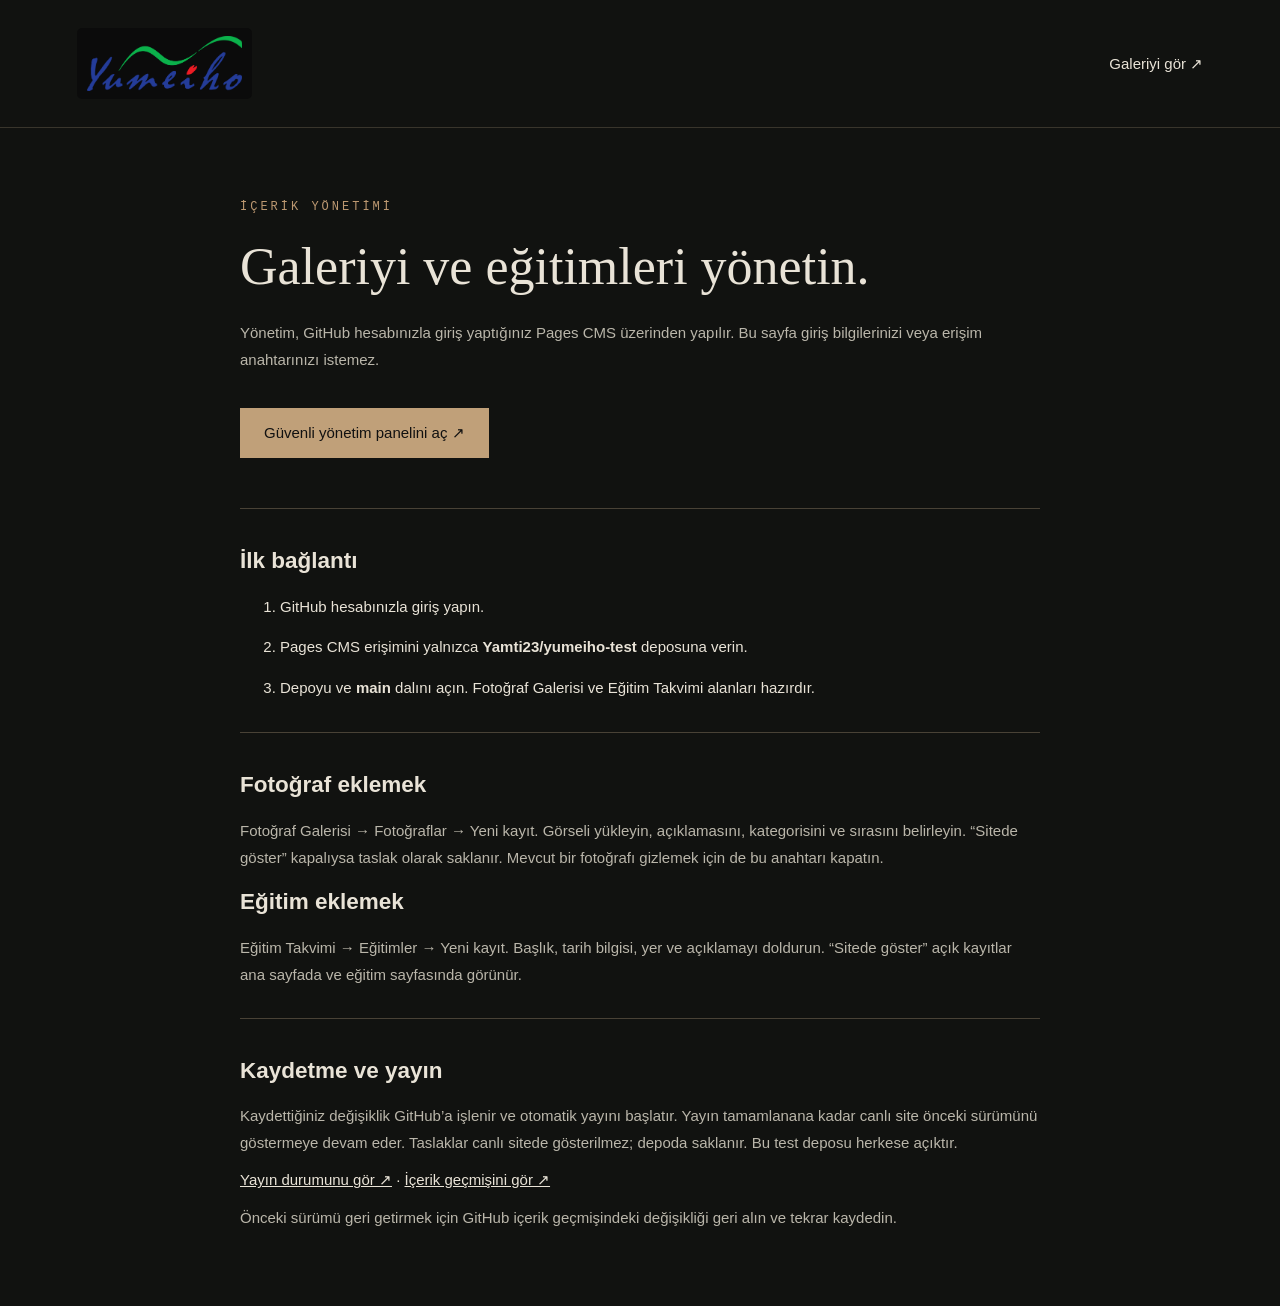
<file: admin/index.html>
<!doctype html><html lang="tr"><meta charset="utf-8"><meta name="viewport" content="width=device-width,initial-scale=1"><meta name="robots" content="noindex,nofollow"><title>İçerik Yönetimi | Yumeiho Türkiye</title><link rel="stylesheet" href="../gallery.css?v=1"><style>main{max-width:850px;margin:auto;padding:60px 25px}h1{font-size:52px}.admin-link{display:inline-block;padding:16px 24px;background:#c0a079;color:#111;text-decoration:none;margin:20px 0}li{line-height:1.9;margin:12px 0}section{border-top:1px solid #494236;margin-top:30px;padding-top:20px}p{color:#bab6aa;line-height:1.8}</style><link rel="stylesheet" href="../brand.css?v=4"><header><a class="brand" href="../" aria-label="Yumeiho ana sayfa"><img class="official-logo" src="../assets/yumeiho-logo.png" width="1655" height="590" alt="Yumeiho" decoding="async"></a><a href="../galeri/">Galeriyi gör ↗</a></header><main><p class="g-label">İÇERİK YÖNETİMİ</p><h1>Galeriyi ve eğitimleri yönetin.</h1><p>Yönetim, GitHub hesabınızla giriş yaptığınız Pages CMS üzerinden yapılır. Bu sayfa giriş bilgilerinizi veya erişim anahtarınızı istemez.</p><a class="admin-link" href="https://app.pagescms.org/" target="_blank" rel="noopener">Güvenli yönetim panelini aç ↗</a><section><h2>İlk bağlantı</h2><ol><li>GitHub hesabınızla giriş yapın.</li><li>Pages CMS erişimini yalnızca <strong>Yamti23/yumeiho-test</strong> deposuna verin.</li><li>Depoyu ve <strong>main</strong> dalını açın. Fotoğraf Galerisi ve Eğitim Takvimi alanları hazırdır.</li></ol></section><section><h2>Fotoğraf eklemek</h2><p>Fotoğraf Galerisi → Fotoğraflar → Yeni kayıt. Görseli yükleyin, açıklamasını, kategorisini ve sırasını belirleyin. “Sitede göster” kapalıysa taslak olarak saklanır. Mevcut bir fotoğrafı gizlemek için de bu anahtarı kapatın.</p><h2>Eğitim eklemek</h2><p>Eğitim Takvimi → Eğitimler → Yeni kayıt. Başlık, tarih bilgisi, yer ve açıklamayı doldurun. “Sitede göster” açık kayıtlar ana sayfada ve eğitim sayfasında görünür.</p></section><section><h2>Kaydetme ve yayın</h2><p>Kaydettiğiniz değişiklik GitHub’a işlenir ve otomatik yayını başlatır. Yayın tamamlanana kadar canlı site önceki sürümünü göstermeye devam eder. Taslaklar canlı sitede gösterilmez; depoda saklanır. Bu test deposu herkese açıktır.</p><a href="https://github.com/Yamti23/yumeiho-test/actions" target="_blank" rel="noopener">Yayın durumunu gör ↗</a> · <a href="https://github.com/Yamti23/yumeiho-test/commits/main/content" target="_blank" rel="noopener">İçerik geçmişini gör ↗</a><p>Önceki sürümü geri getirmek için GitHub içerik geçmişindeki değişikliği geri alın ve tekrar kaydedin.</p></section></main></html>
</file>
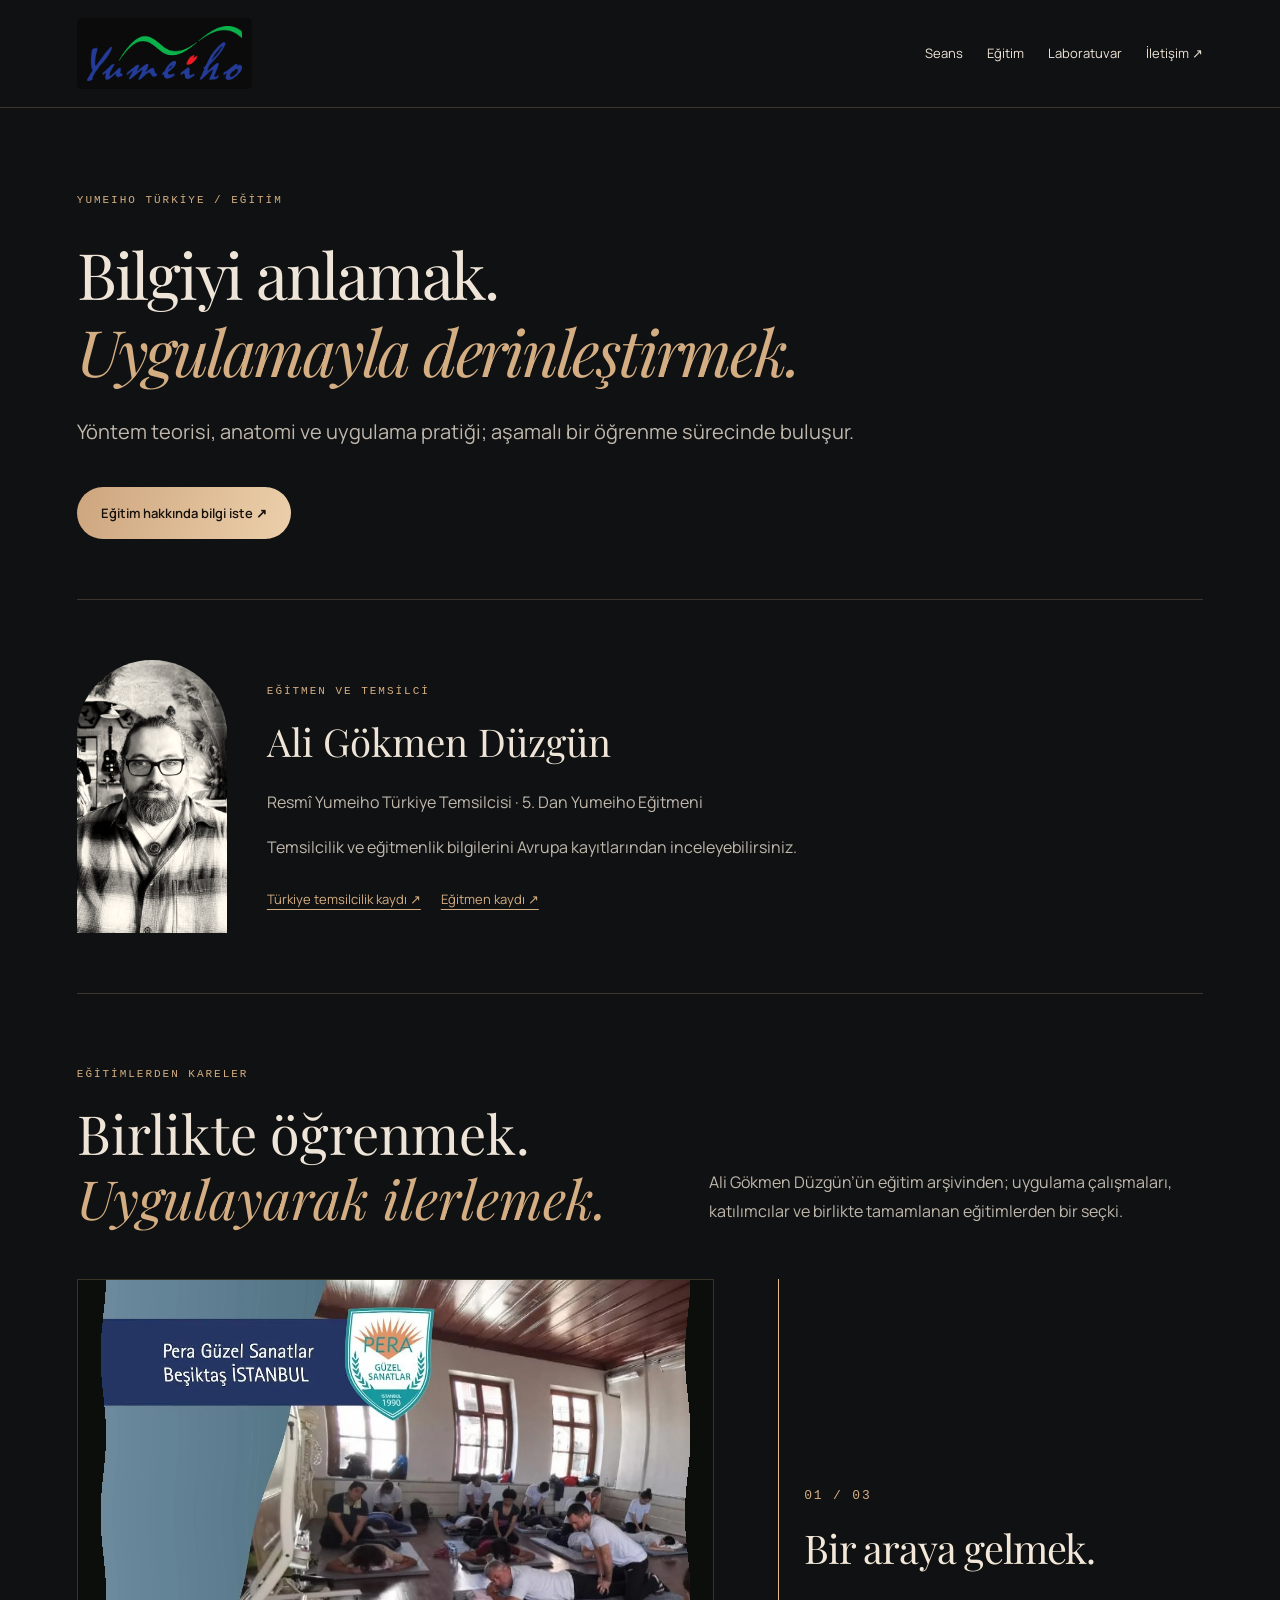
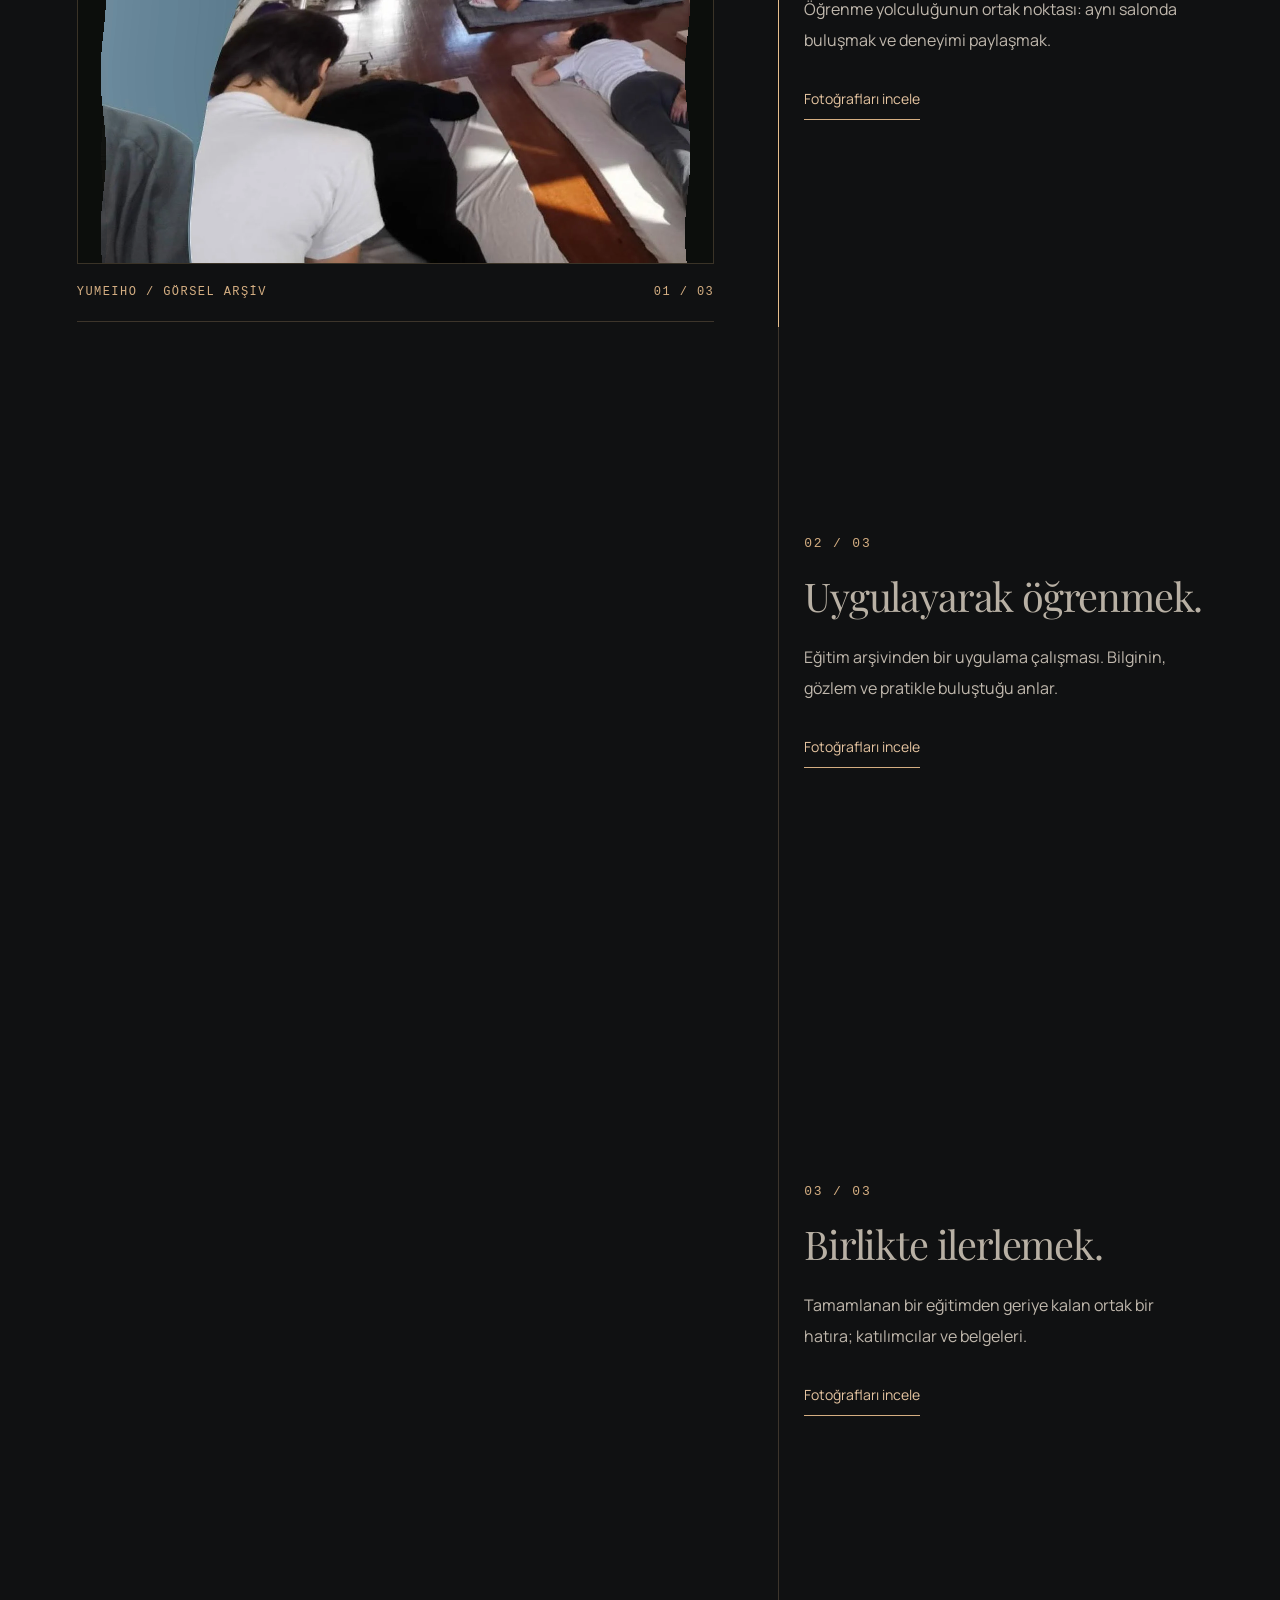
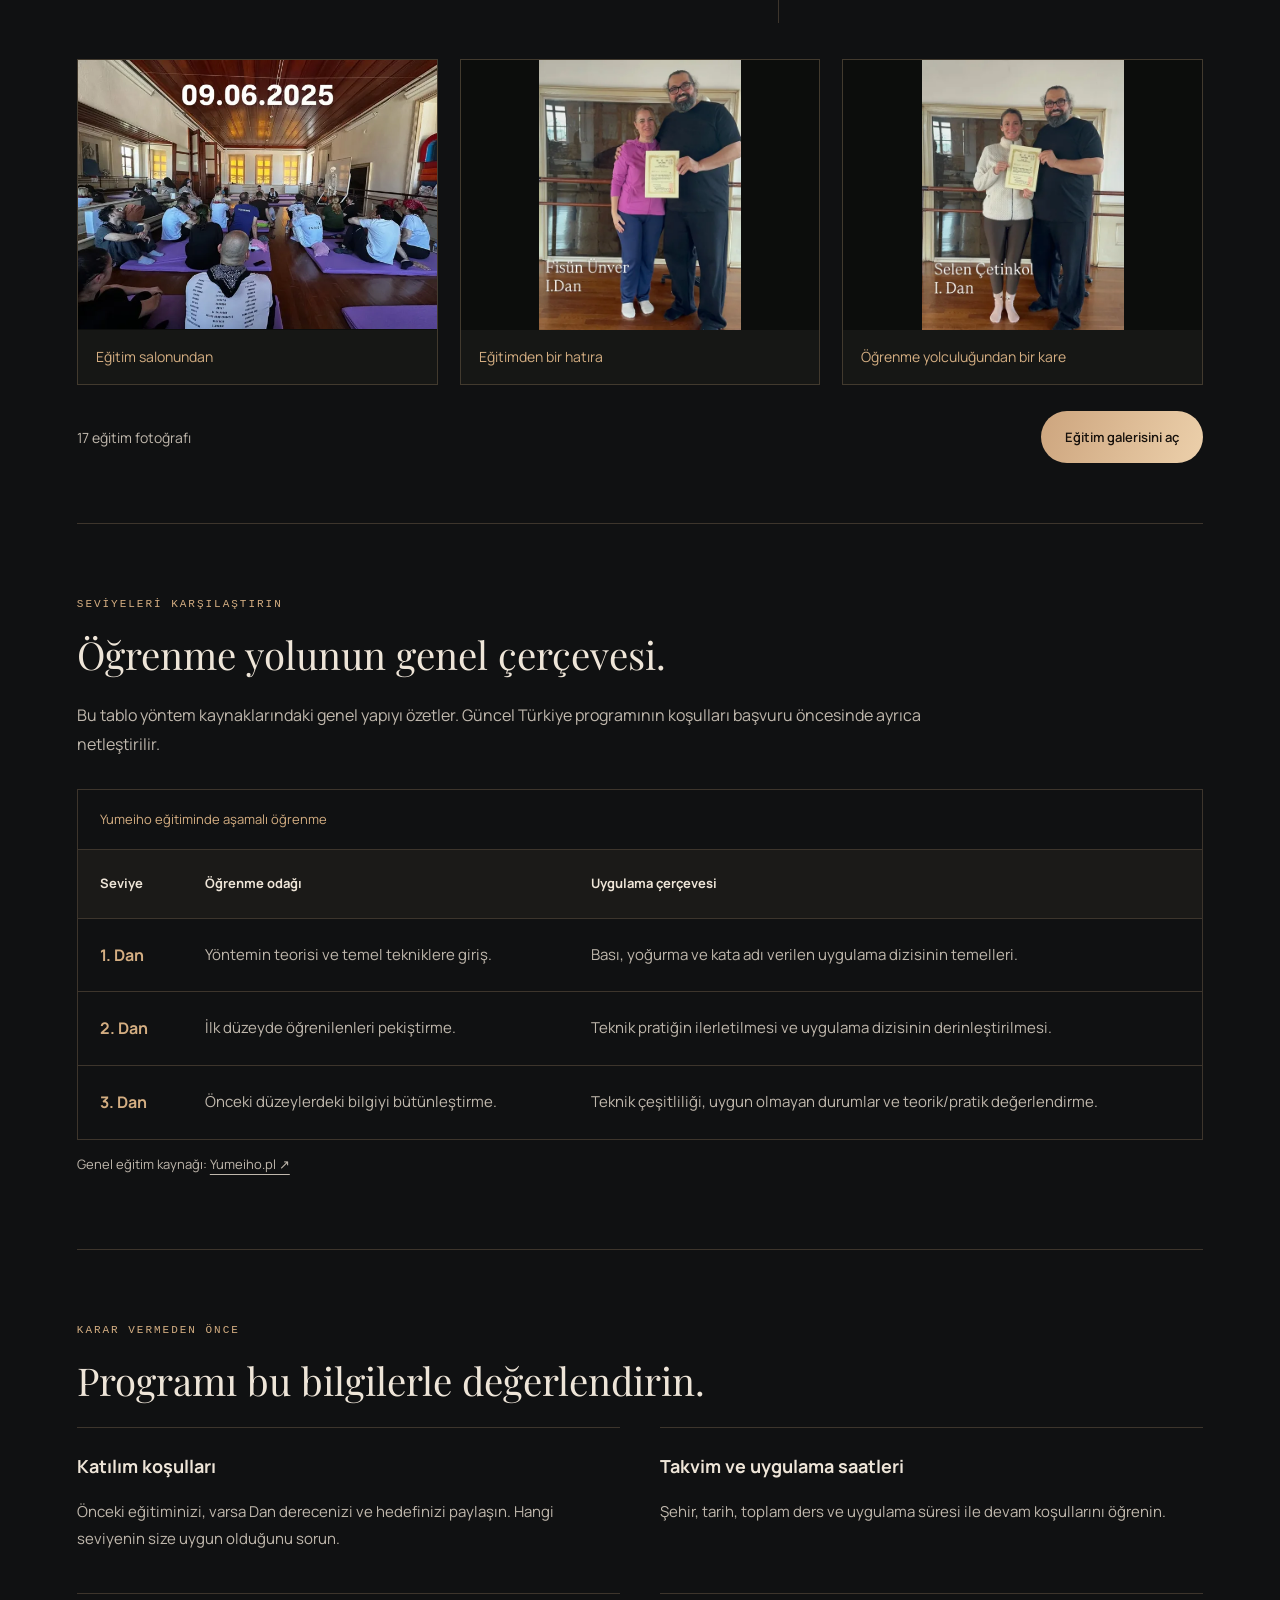
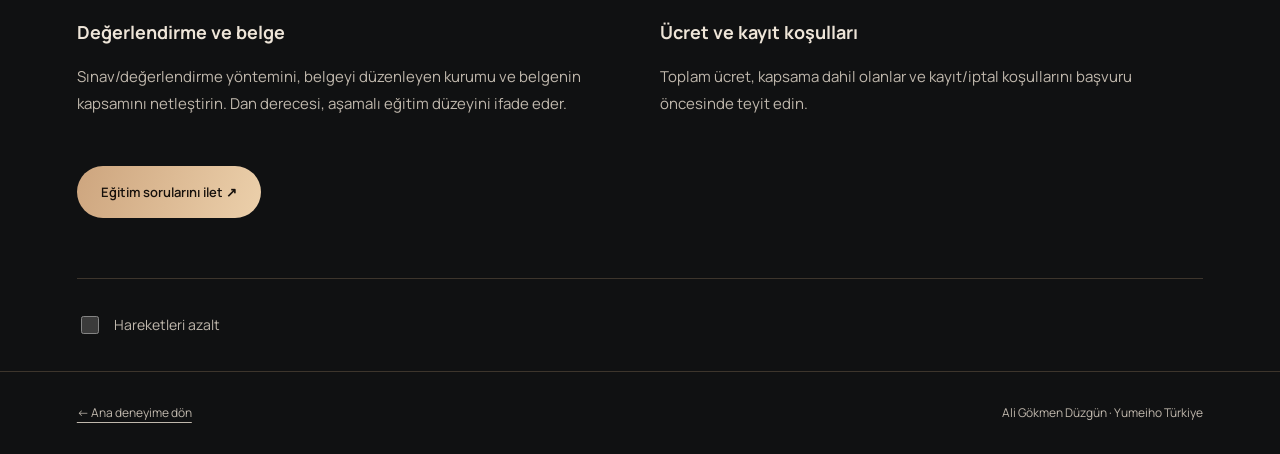
<file: egitim/index.html>
<!doctype html><html lang="tr"><head><meta charset="utf-8"><meta name="viewport" content="width=device-width,initial-scale=1"><meta name="theme-color" content="#101010"><title>Yumeiho Eğitimleri | Ali Gökmen Düzgün</title><meta name="description" content="Yumeiho Dan seviyelerini, genel eğitim yapısını ve başvuru öncesi sorulması gerekenleri inceleyin."><link rel="stylesheet" href="../pages.css?v=10.3"><link href="https://fonts.googleapis.com/css2?family=Manrope:wght@400;500;600;700&family=Playfair+Display:wght@400;500&display=swap" rel="stylesheet"><meta name="robots" content="noindex, nofollow"><link rel="stylesheet" href="../gallery-home.css?v=3"><link rel="stylesheet" href="../brand.css?v=4"><link rel="stylesheet" href="../cinematic.css?v=1"><script defer src="../cinematic.js?v=1"></script></head><body><script>try{if(sessionStorage.getItem("yumeiho-motion")==="reduced")document.documentElement.dataset.motion="reduced"}catch(e){}</script><a class="skip" href="#content">İçeriğe geç</a><header><a class="brand" href="../" aria-label="Yumeiho ana sayfa"><img class="official-logo" src="../assets/yumeiho-logo.png" width="1655" height="590" alt="Yumeiho" decoding="async"></a><nav aria-label="Sayfa menüsü"><a href="../#session">Seans</a><a href="../egitim/">Eğitim</a><a href="../laboratuvar/">Laboratuvar</a><a href="../#contact">İletişim ↗</a></nav></header><main id="content" tabindex="-1"><div class="page-intro"><p class="eyebrow">YUMEIHO TÜRKİYE / EĞİTİM</p><h1>Bilgiyi anlamak.<br><i>Uygulamayla derinleştirmek.</i></h1><p class="lead">Yöntem teorisi, anatomi ve uygulama pratiği; aşamalı bir öğrenme sürecinde buluşur.</p><a class="button" href="../#contact" id="educationContact">Eğitim hakkında bilgi iste ↗</a></div>
<section class="credential"><img src="../assets/ali-gokmen-duzgun.jpg" width="205" height="374" alt="Ali Gökmen Düzgün"><div><p class="eyebrow">EĞİTMEN VE TEMSİLCİ</p><h2>Ali Gökmen Düzgün</h2><p>Resmî Yumeiho Türkiye Temsilcisi · 5. Dan Yumeiho Eğitmeni</p><p>Temsilcilik ve eğitmenlik bilgilerini Avrupa kayıtlarından inceleyebilirsiniz.</p><div class="source-links"><a href="https://yumeiho.eu/europa-countries/" target="_blank" rel="noopener noreferrer">Türkiye temsilcilik kaydı ↗</a><a href="https://yumeiho.eu/community-trade-mark/" target="_blank" rel="noopener noreferrer">Eğitmen kaydı ↗</a></div></div></section>
<!-- CMS-EDUCATION-ARCHIVE-START --><section class="education-archive" id="egitim-arsivi" aria-labelledby="education-archive-title"><div class="education-archive-head"><div><p class="eyebrow">EĞİTİMLERDEN KARELER</p><h2 id="education-archive-title">Birlikte öğrenmek.<br><i>Uygulayarak ilerlemek.</i></h2></div><p>Ali Gökmen Düzgün’ün eğitim arşivinden; uygulama çalışmaları, katılımcılar ve birlikte tamamlanan eğitimlerden bir seçki.</p></div><div class="film-story" data-film-story><div class="film-stage" aria-hidden="true"><div class="film-frames"><img src="../assets/gallery/004.webp" alt="" loading="lazy" decoding="async" width="1280" height="960"><img src="../assets/gallery/023.webp" alt="" loading="lazy" decoding="async" width="1280" height="960"><img src="../assets/gallery/057.webp" alt="" loading="lazy" decoding="async" width="1280" height="960"><canvas></canvas></div><div class="film-stage-foot"><span>YUMEIHO / GÖRSEL ARŞİV</span><span data-film-count>01 / 03</span></div><div class="film-track"><span></span></div></div><div class="film-chapters"><article class="film-chapter" id="egitim-hikayesi-1"><img class="film-inline" src="../assets/gallery/004-thumb.webp" alt="Eğitim salonunda Ali Gökmen Düzgün ve belgeleriyle poz veren katılımcılar." loading="lazy" width="640" height="640"><p class="film-index">01 / 03</p><h3>Bir araya gelmek.</h3><p>Öğrenme yolculuğunun ortak noktası: aynı salonda buluşmak ve deneyimi paylaşmak.</p><a class="film-link" href="../galeri/?kategori=egitim&amp;foto=4">Fotoğrafları incele</a></article><article class="film-chapter" id="egitim-hikayesi-2"><img class="film-inline" src="../assets/gallery/023-thumb.webp" alt="Eğitim salonunda minderler üzerinde birlikte uygulama yapan katılımcılar." loading="lazy" width="640" height="640"><p class="film-index">02 / 03</p><h3>Uygulayarak öğrenmek.</h3><p>Eğitim arşivinden bir uygulama çalışması. Bilginin, gözlem ve pratikle buluştuğu anlar.</p><a class="film-link" href="../galeri/?kategori=egitim&amp;foto=23">Fotoğrafları incele</a></article><article class="film-chapter" id="egitim-hikayesi-3"><img class="film-inline" src="../assets/gallery/057-thumb.webp" alt="Eğitim katılımcıları, belgeleriyle birlikte grup fotoğrafında." loading="lazy" width="640" height="640"><p class="film-index">03 / 03</p><h3>Birlikte ilerlemek.</h3><p>Tamamlanan bir eğitimden geriye kalan ortak bir hatıra; katılımcılar ve belgeleri.</p><a class="film-link" href="../galeri/?kategori=egitim&amp;foto=57">Fotoğrafları incele</a></article></div></div><div class="education-photos"><a class="education-photo" href="../galeri/?kategori=egitim&amp;foto=24"><img src="../assets/gallery/024-thumb.webp" alt="Geniş bir salonda minderler üzerinde yapılan grup çalışması." loading="lazy" width="640" height="640"><span>Eğitim salonundan</span></a><a class="education-photo" href="../galeri/?kategori=egitim&amp;foto=2"><img src="../assets/gallery/002-thumb.webp" alt="Ali Gökmen Düzgün ve elinde katılım belgesi tutan bir eğitim katılımcısı." loading="lazy" width="640" height="640"><span>Eğitimden bir hatıra</span></a><a class="education-photo" href="../galeri/?kategori=egitim&amp;foto=16"><img src="../assets/gallery/016-thumb.webp" alt="Ali Gökmen Düzgün ve eğitim belgesiyle poz veren bir katılımcı." loading="lazy" width="640" height="640"><span>Öğrenme yolculuğundan bir kare</span></a></div><div class="education-archive-foot"><span>17 eğitim fotoğrafı</span><a class="button" href="../galeri/?kategori=egitim">Eğitim galerisini aç</a></div></section><!-- CMS-EDUCATION-ARCHIVE-END --><section><p class="eyebrow">SEVİYELERİ KARŞILAŞTIRIN</p><h2>Öğrenme yolunun genel çerçevesi.</h2><p>Bu tablo yöntem kaynaklarındaki genel yapıyı özetler. Güncel Türkiye programının koşulları başvuru öncesinde ayrıca netleştirilir.</p><div class="table-wrap" tabindex="0" role="region" aria-label="Dan seviyeleri karşılaştırması; dar ekranda yatay kaydırılabilir"><table><caption>Yumeiho eğitiminde aşamalı öğrenme</caption><thead><tr><th scope="col">Seviye</th><th scope="col">Öğrenme odağı</th><th scope="col">Uygulama çerçevesi</th></tr></thead><tbody><tr><th scope="row">1. Dan</th><td>Yöntemin teorisi ve temel tekniklere giriş.</td><td>Bası, yoğurma ve kata adı verilen uygulama dizisinin temelleri.</td></tr><tr><th scope="row">2. Dan</th><td>İlk düzeyde öğrenilenleri pekiştirme.</td><td>Teknik pratiğin ilerletilmesi ve uygulama dizisinin derinleştirilmesi.</td></tr><tr><th scope="row">3. Dan</th><td>Önceki düzeylerdeki bilgiyi bütünleştirme.</td><td>Teknik çeşitliliği, uygun olmayan durumlar ve teorik/pratik değerlendirme.</td></tr></tbody></table></div><p class="small">Genel eğitim kaynağı: <a href="https://yumeiho.pl/en/course-of-yumeiho/" target="_blank" rel="noopener noreferrer">Yumeiho.pl ↗</a></p></section>
<section class="checklist"><p class="eyebrow">KARAR VERMEDEN ÖNCE</p><h2>Programı bu bilgilerle değerlendirin.</h2><ol><li><strong>Katılım koşulları</strong><p>Önceki eğitiminizi, varsa Dan derecenizi ve hedefinizi paylaşın. Hangi seviyenin size uygun olduğunu sorun.</p></li><li><strong>Takvim ve uygulama saatleri</strong><p>Şehir, tarih, toplam ders ve uygulama süresi ile devam koşullarını öğrenin.</p></li><li><strong>Değerlendirme ve belge</strong><p>Sınav/değerlendirme yöntemini, belgeyi düzenleyen kurumu ve belgenin kapsamını netleştirin. Dan derecesi, aşamalı eğitim düzeyini ifade eder.</p></li><li><strong>Ücret ve kayıt koşulları</strong><p>Toplam ücret, kapsama dahil olanlar ve kayıt/iptal koşullarını başvuru öncesinde teyit edin.</p></li></ol><a class="button" href="../#contact" data-education-link>Eğitim sorularını ilet ↗</a></section><!-- CMS-TRAININGS-START --><!-- CMS-TRAININGS-END --><div class="film-preference"><label><input type="checkbox" data-film-reduce> Hareketleri azalt</label></div></main><footer><a href="../">← Ana deneyime dön</a><span>Ali Gökmen Düzgün · Yumeiho Türkiye</span></footer><script src="../education.js?v=10.3"></script></body></html>
</file>
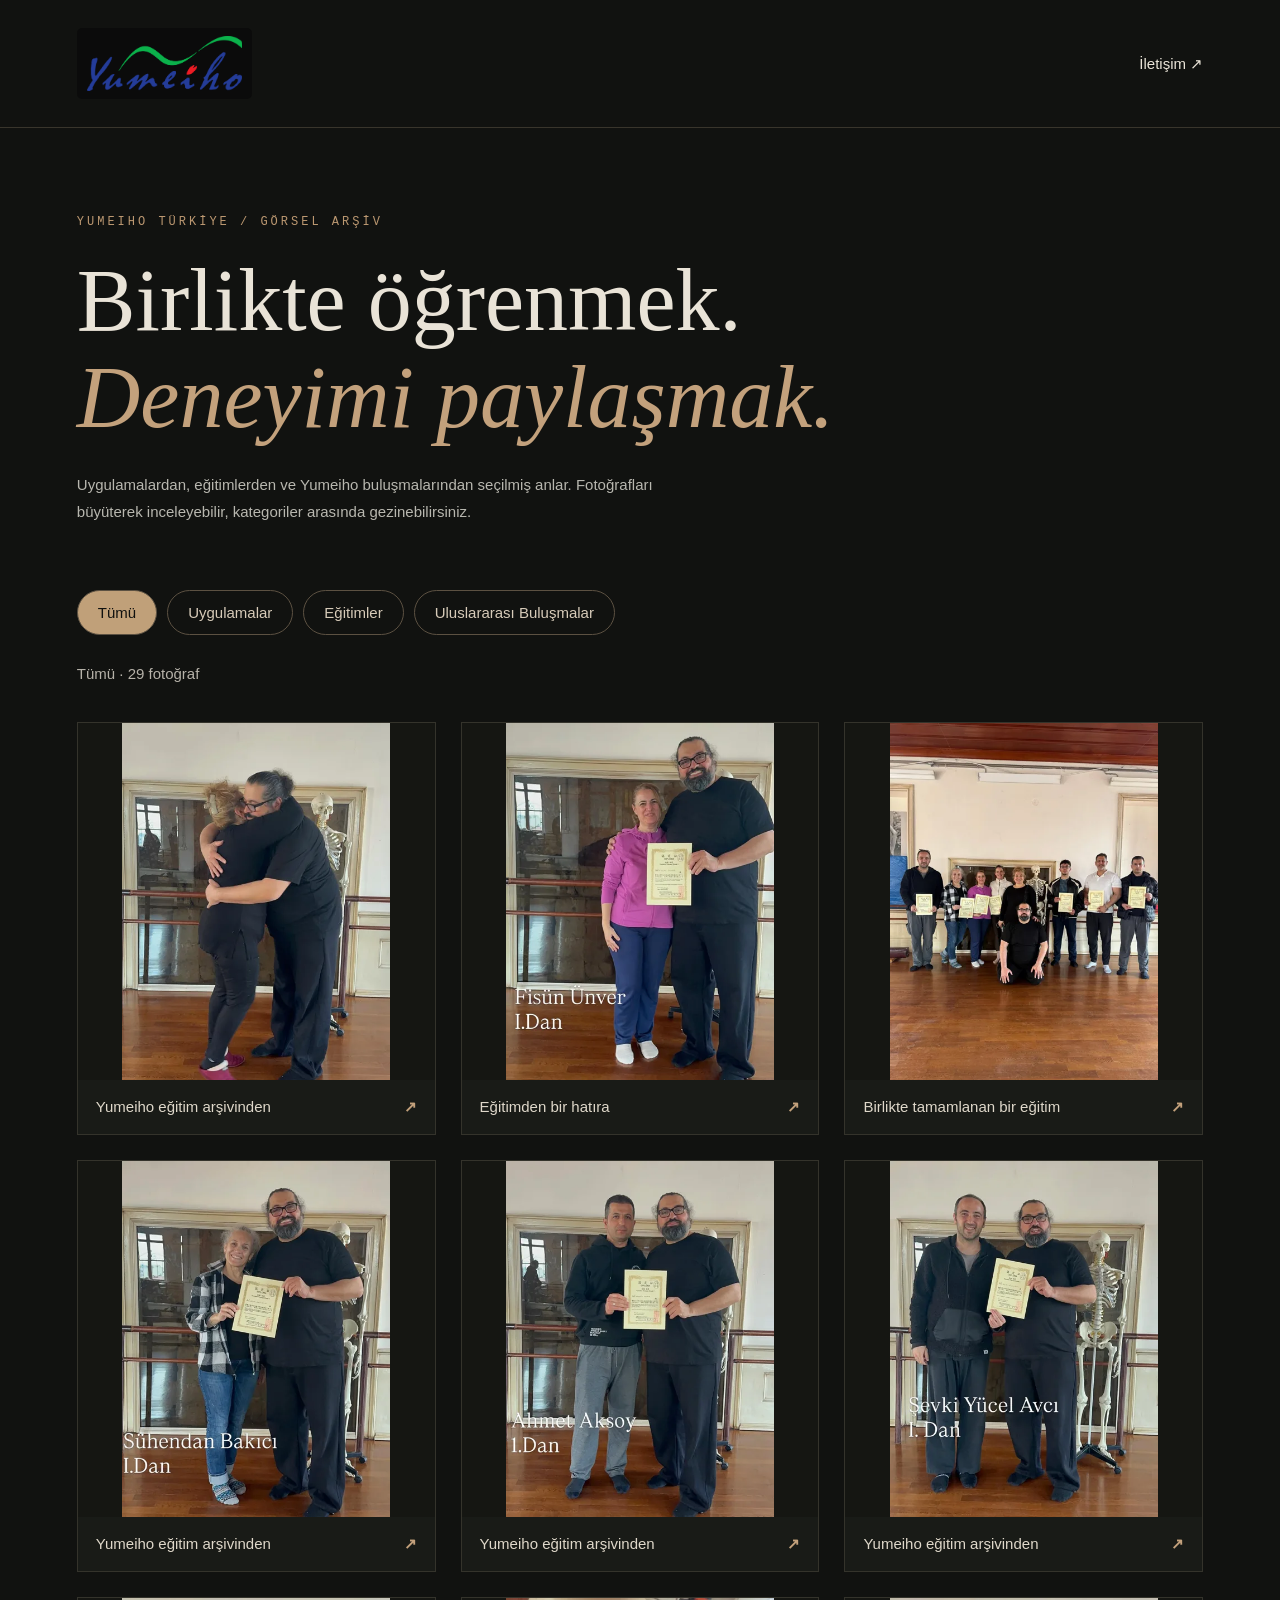
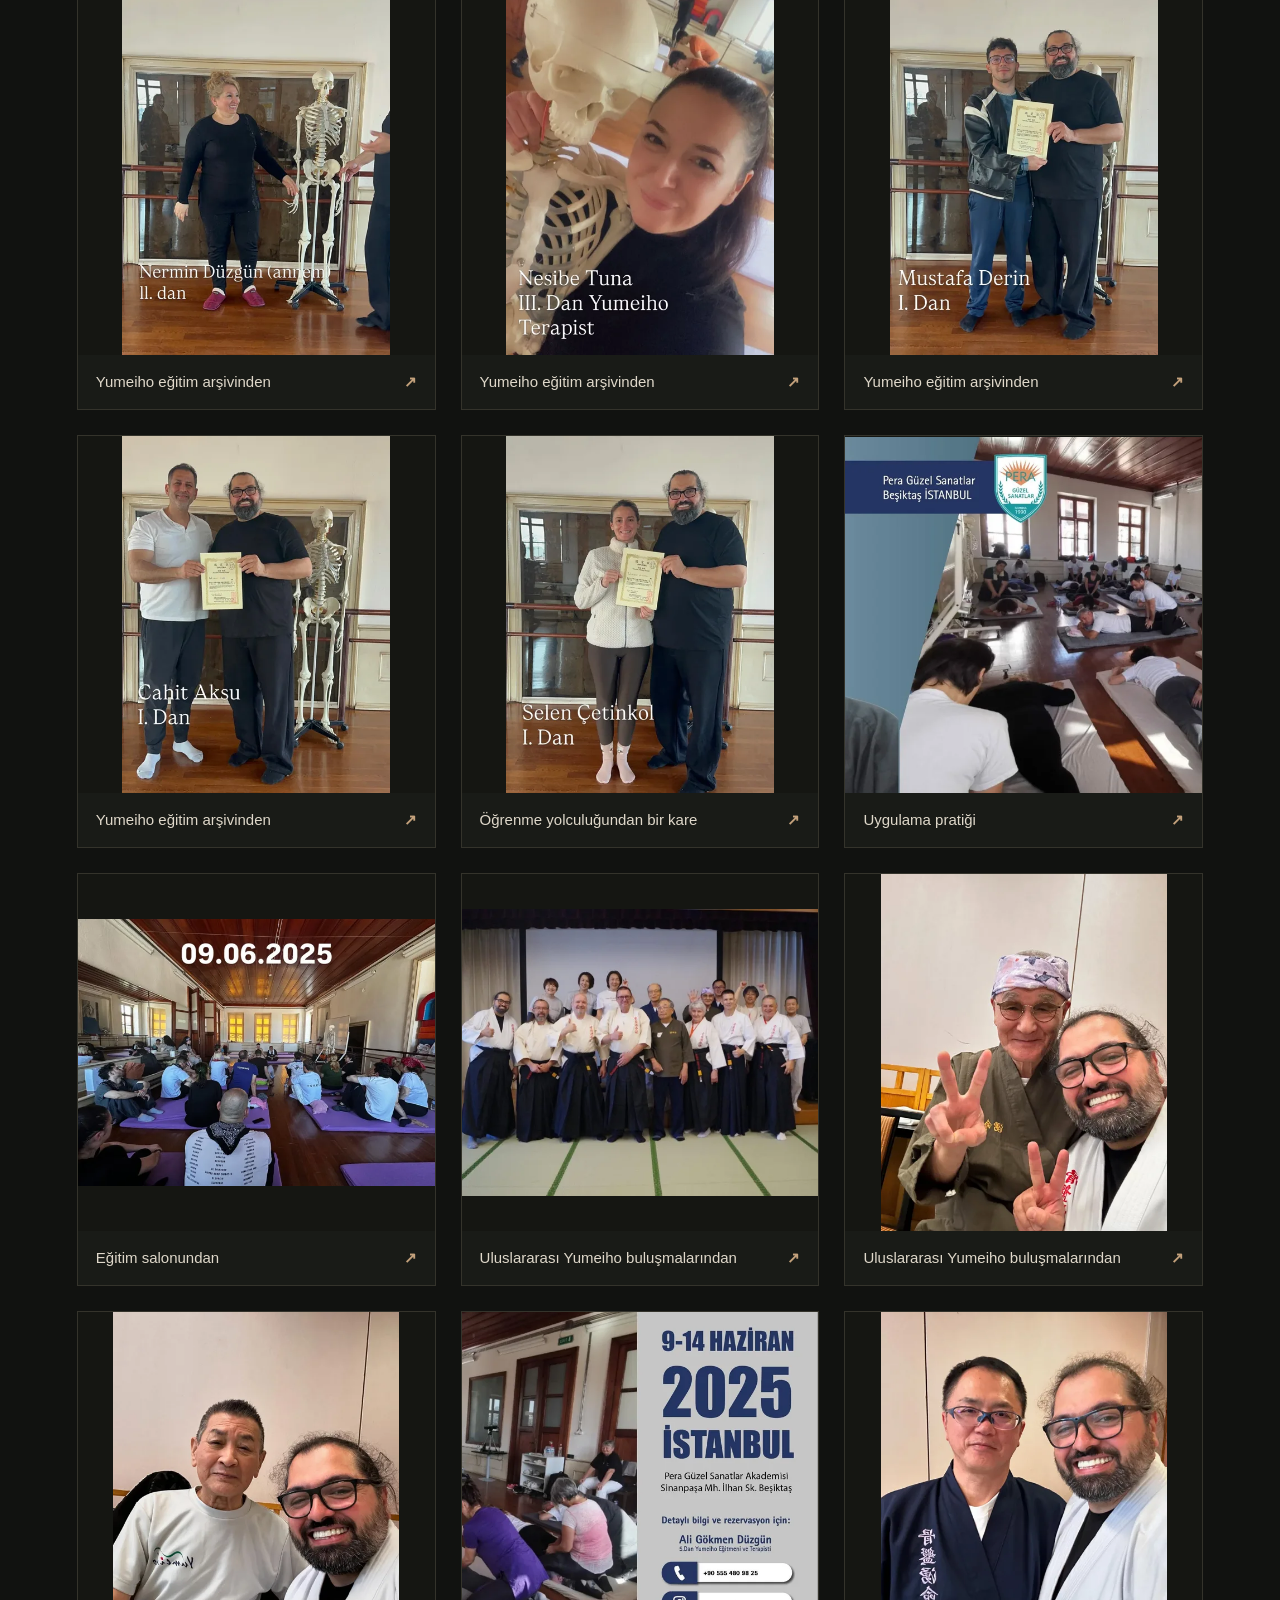
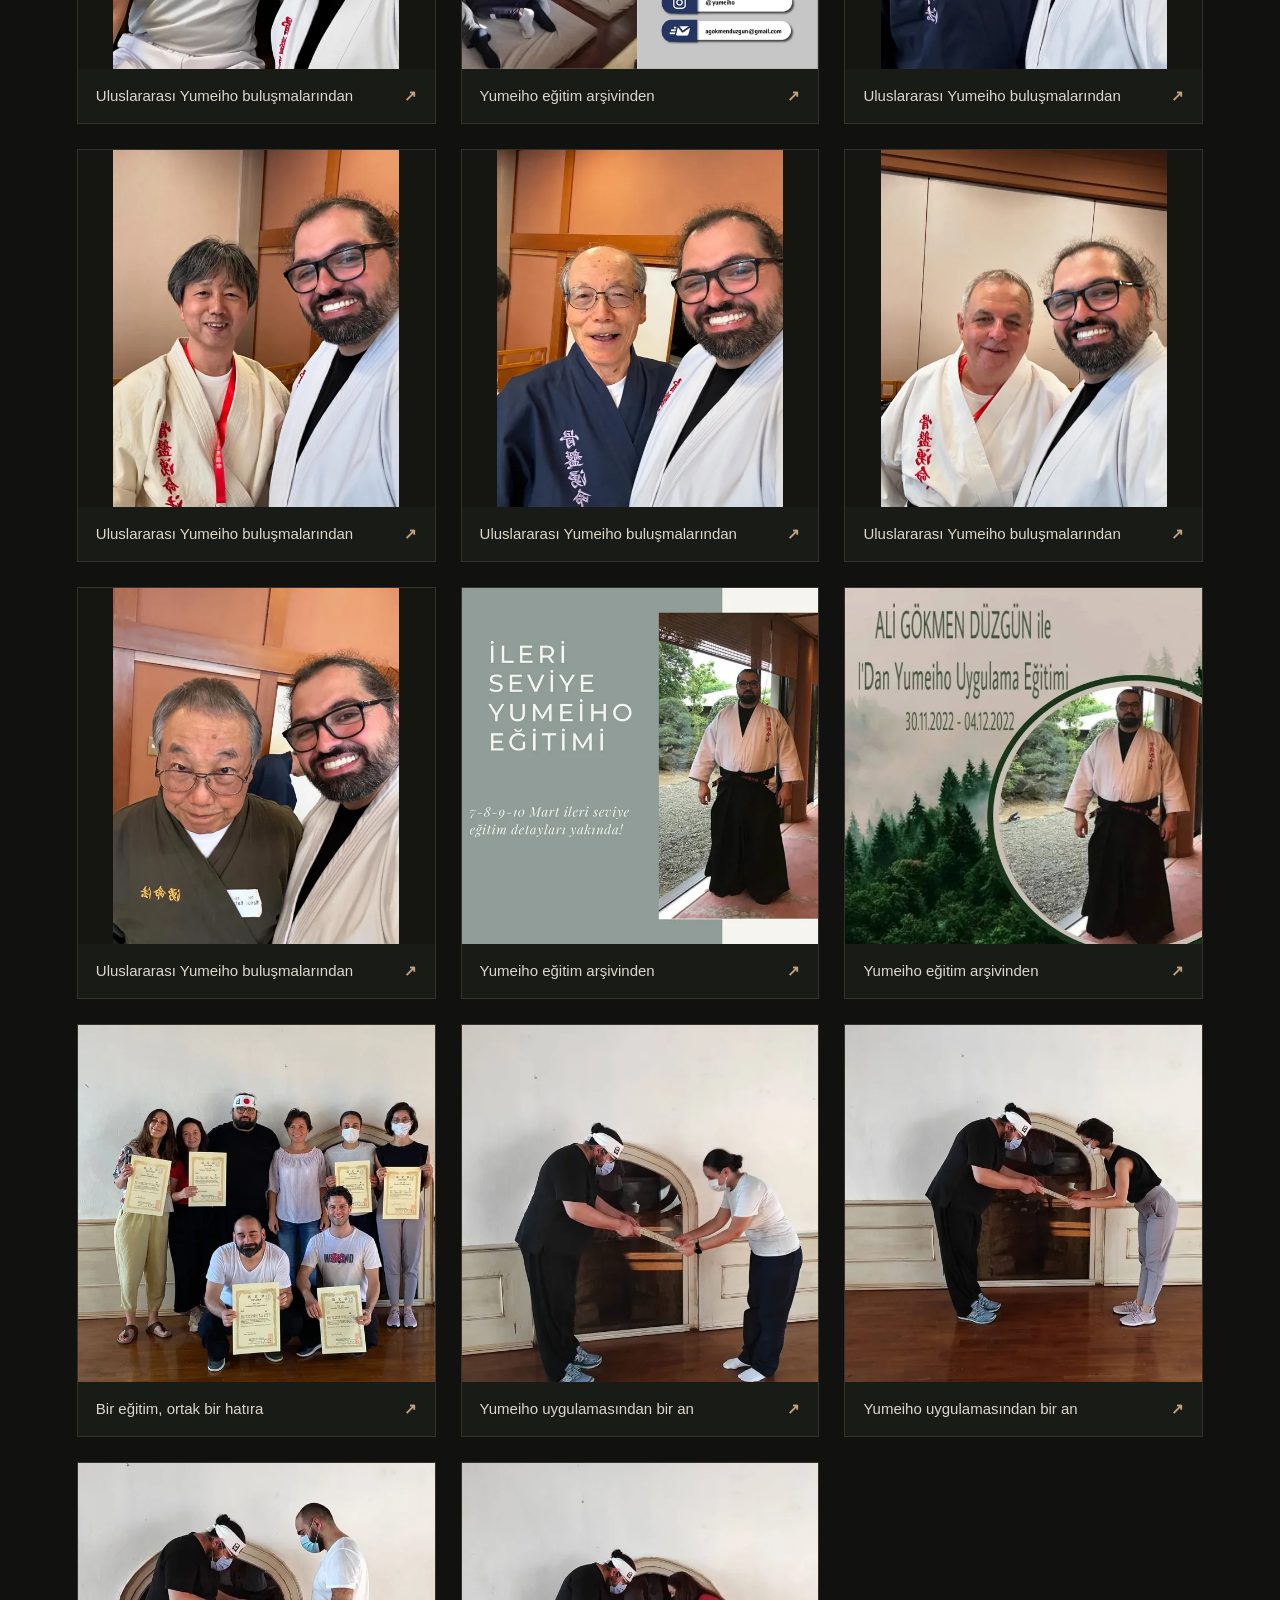
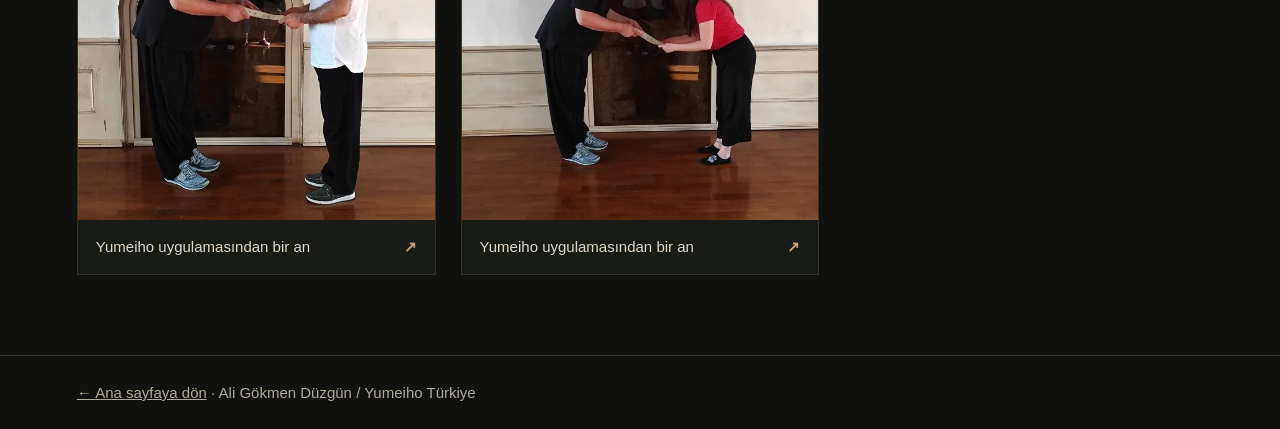
<file: galeri/index.html>
<!doctype html><html lang="tr"><head><meta charset="utf-8"><meta name="viewport" content="width=device-width,initial-scale=1"><meta name="theme-color" content="#111210"><title>Galeri | Yumeiho Türkiye — Ali Gökmen Düzgün</title><meta name="description" content="Yumeiho Türkiye arşivinden uygulamalar, eğitimler ve uluslararası buluşmalar."><link rel="stylesheet" href="../gallery.css?v=2"><script defer src="../gallery.js?v=2"></script><meta name="robots" content="noindex, nofollow"><link rel="stylesheet" href="../brand.css?v=4"></head><body><a class="g-skip" href="#gallery-content">İçeriğe geç</a><header><a class="brand" href="../" aria-label="Yumeiho ana sayfa"><img class="official-logo" src="../assets/yumeiho-logo.png" width="1655" height="590" alt="Yumeiho" decoding="async"></a><a href="../#contact">İletişim ↗</a></header><main id="gallery-content" tabindex="-1"><div class="g-intro"><p class="g-label">YUMEIHO TÜRKİYE / GÖRSEL ARŞİV</p><h1>Birlikte öğrenmek.<br><i>Deneyimi paylaşmak.</i></h1><p>Uygulamalardan, eğitimlerden ve Yumeiho buluşmalarından seçilmiş anlar. Fotoğrafları büyüterek inceleyebilir, kategoriler arasında gezinebilirsiniz.</p></div><nav class="g-filters" aria-label="Galeri kategorileri"><button data-filter="all" aria-pressed="true">Tümü</button><button data-filter="uygulama" aria-pressed="false">Uygulamalar</button><button data-filter="egitim" aria-pressed="false">Eğitimler</button><button data-filter="bulusma" aria-pressed="false">Uluslararası Buluşmalar</button></nav><p id="g-status" role="status">29 fotoğraf</p><div class="g-grid"><button class="g-card" data-index="0" data-category="egitim" aria-label="Yumeiho eğitim arşivinden, fotoğraf 1"><img src="../assets/gallery/001-thumb.webp" alt="Yumeiho eğitim arşivinden — fotoğraf 1" loading="lazy" width="640" height="640"><span>Yumeiho eğitim arşivinden<b>↗</b></span></button><button class="g-card" data-index="1" data-category="egitim" aria-label="Eğitimden bir hatıra, fotoğraf 2"><img src="../assets/gallery/002-thumb.webp" alt="Ali Gökmen Düzgün ve elinde katılım belgesi tutan bir eğitim katılımcısı." loading="lazy" width="640" height="640"><span>Eğitimden bir hatıra<b>↗</b></span></button><button class="g-card" data-index="2" data-category="egitim" aria-label="Birlikte tamamlanan bir eğitim, fotoğraf 4"><img src="../assets/gallery/004-thumb.webp" alt="Eğitim salonunda Ali Gökmen Düzgün ve belgeleriyle poz veren katılımcılar." loading="lazy" width="640" height="640"><span>Birlikte tamamlanan bir eğitim<b>↗</b></span></button><button class="g-card" data-index="3" data-category="egitim" aria-label="Yumeiho eğitim arşivinden, fotoğraf 5"><img src="../assets/gallery/005-thumb.webp" alt="Yumeiho eğitim arşivinden — fotoğraf 5" loading="lazy" width="640" height="640"><span>Yumeiho eğitim arşivinden<b>↗</b></span></button><button class="g-card" data-index="4" data-category="egitim" aria-label="Yumeiho eğitim arşivinden, fotoğraf 6"><img src="../assets/gallery/006-thumb.webp" alt="Yumeiho eğitim arşivinden — fotoğraf 6" loading="lazy" width="640" height="640"><span>Yumeiho eğitim arşivinden<b>↗</b></span></button><button class="g-card" data-index="5" data-category="egitim" aria-label="Yumeiho eğitim arşivinden, fotoğraf 7"><img src="../assets/gallery/007-thumb.webp" alt="Yumeiho eğitim arşivinden — fotoğraf 7" loading="lazy" width="640" height="640"><span>Yumeiho eğitim arşivinden<b>↗</b></span></button><button class="g-card" data-index="6" data-category="egitim" aria-label="Yumeiho eğitim arşivinden, fotoğraf 8"><img src="../assets/gallery/008-thumb.webp" alt="Yumeiho eğitim arşivinden — fotoğraf 8" loading="lazy" width="640" height="640"><span>Yumeiho eğitim arşivinden<b>↗</b></span></button><button class="g-card" data-index="7" data-category="egitim" aria-label="Yumeiho eğitim arşivinden, fotoğraf 9"><img src="../assets/gallery/009-thumb.webp" alt="Yumeiho eğitim arşivinden — fotoğraf 9" loading="lazy" width="640" height="640"><span>Yumeiho eğitim arşivinden<b>↗</b></span></button><button class="g-card" data-index="8" data-category="egitim" aria-label="Yumeiho eğitim arşivinden, fotoğraf 12"><img src="../assets/gallery/012-thumb.webp" alt="Yumeiho eğitim arşivinden — fotoğraf 12" loading="lazy" width="640" height="640"><span>Yumeiho eğitim arşivinden<b>↗</b></span></button><button class="g-card" data-index="9" data-category="egitim" aria-label="Yumeiho eğitim arşivinden, fotoğraf 14"><img src="../assets/gallery/014-thumb.webp" alt="Yumeiho eğitim arşivinden — fotoğraf 14" loading="lazy" width="640" height="640"><span>Yumeiho eğitim arşivinden<b>↗</b></span></button><button class="g-card" data-index="10" data-category="egitim" aria-label="Öğrenme yolculuğundan bir kare, fotoğraf 16"><img src="../assets/gallery/016-thumb.webp" alt="Ali Gökmen Düzgün ve eğitim belgesiyle poz veren bir katılımcı." loading="lazy" width="640" height="640"><span>Öğrenme yolculuğundan bir kare<b>↗</b></span></button><button class="g-card" data-index="11" data-category="egitim" aria-label="Uygulama pratiği, fotoğraf 23"><img src="../assets/gallery/023-thumb.webp" alt="Eğitim salonunda minderler üzerinde birlikte uygulama yapan katılımcılar." loading="lazy" width="640" height="640"><span>Uygulama pratiği<b>↗</b></span></button><button class="g-card" data-index="12" data-category="egitim" aria-label="Eğitim salonundan, fotoğraf 24"><img src="../assets/gallery/024-thumb.webp" alt="Geniş bir salonda minderler üzerinde yapılan grup çalışması." loading="lazy" width="640" height="640"><span>Eğitim salonundan<b>↗</b></span></button><button class="g-card" data-index="13" data-category="bulusma" aria-label="Uluslararası Yumeiho buluşmalarından, fotoğraf 25"><img src="../assets/gallery/025-thumb.webp" alt="Uluslararası Yumeiho buluşmalarından — fotoğraf 25" loading="lazy" width="640" height="640"><span>Uluslararası Yumeiho buluşmalarından<b>↗</b></span></button><button class="g-card" data-index="14" data-category="bulusma" aria-label="Uluslararası Yumeiho buluşmalarından, fotoğraf 26"><img src="../assets/gallery/026-thumb.webp" alt="Uluslararası Yumeiho buluşmalarından — fotoğraf 26" loading="lazy" width="640" height="640"><span>Uluslararası Yumeiho buluşmalarından<b>↗</b></span></button><button class="g-card" data-index="15" data-category="bulusma" aria-label="Uluslararası Yumeiho buluşmalarından, fotoğraf 27"><img src="../assets/gallery/027-thumb.webp" alt="Uluslararası Yumeiho buluşmalarından — fotoğraf 27" loading="lazy" width="640" height="640"><span>Uluslararası Yumeiho buluşmalarından<b>↗</b></span></button><button class="g-card" data-index="16" data-category="egitim" aria-label="Yumeiho eğitim arşivinden, fotoğraf 28"><img src="../assets/gallery/028-thumb.webp" alt="Yumeiho eğitim arşivinden — fotoğraf 28" loading="lazy" width="640" height="640"><span>Yumeiho eğitim arşivinden<b>↗</b></span></button><button class="g-card" data-index="17" data-category="bulusma" aria-label="Uluslararası Yumeiho buluşmalarından, fotoğraf 30"><img src="../assets/gallery/030-thumb.webp" alt="Uluslararası Yumeiho buluşmalarından — fotoğraf 30" loading="lazy" width="640" height="640"><span>Uluslararası Yumeiho buluşmalarından<b>↗</b></span></button><button class="g-card" data-index="18" data-category="bulusma" aria-label="Uluslararası Yumeiho buluşmalarından, fotoğraf 31"><img src="../assets/gallery/031-thumb.webp" alt="Uluslararası Yumeiho buluşmalarından — fotoğraf 31" loading="lazy" width="640" height="640"><span>Uluslararası Yumeiho buluşmalarından<b>↗</b></span></button><button class="g-card" data-index="19" data-category="bulusma" aria-label="Uluslararası Yumeiho buluşmalarından, fotoğraf 32"><img src="../assets/gallery/032-thumb.webp" alt="Uluslararası Yumeiho buluşmalarından — fotoğraf 32" loading="lazy" width="640" height="640"><span>Uluslararası Yumeiho buluşmalarından<b>↗</b></span></button><button class="g-card" data-index="20" data-category="bulusma" aria-label="Uluslararası Yumeiho buluşmalarından, fotoğraf 37"><img src="../assets/gallery/037-thumb.webp" alt="Uluslararası Yumeiho buluşmalarından — fotoğraf 37" loading="lazy" width="640" height="640"><span>Uluslararası Yumeiho buluşmalarından<b>↗</b></span></button><button class="g-card" data-index="21" data-category="bulusma" aria-label="Uluslararası Yumeiho buluşmalarından, fotoğraf 38"><img src="../assets/gallery/038-thumb.webp" alt="Uluslararası Yumeiho buluşmalarından — fotoğraf 38" loading="lazy" width="640" height="640"><span>Uluslararası Yumeiho buluşmalarından<b>↗</b></span></button><button class="g-card" data-index="22" data-category="egitim" aria-label="Yumeiho eğitim arşivinden, fotoğraf 44"><img src="../assets/gallery/044-thumb.webp" alt="Yumeiho eğitim arşivinden — fotoğraf 44" loading="lazy" width="640" height="640"><span>Yumeiho eğitim arşivinden<b>↗</b></span></button><button class="g-card" data-index="23" data-category="egitim" aria-label="Yumeiho eğitim arşivinden, fotoğraf 51"><img src="../assets/gallery/051-thumb.webp" alt="Yumeiho eğitim arşivinden — fotoğraf 51" loading="lazy" width="640" height="640"><span>Yumeiho eğitim arşivinden<b>↗</b></span></button><button class="g-card" data-index="24" data-category="egitim" aria-label="Bir eğitim, ortak bir hatıra, fotoğraf 57"><img src="../assets/gallery/057-thumb.webp" alt="Eğitim katılımcıları, belgeleriyle birlikte grup fotoğrafında." loading="lazy" width="640" height="640"><span>Bir eğitim, ortak bir hatıra<b>↗</b></span></button><button class="g-card" data-index="25" data-category="uygulama" aria-label="Yumeiho uygulamasından bir an, fotoğraf 59"><img src="../assets/gallery/059-thumb.webp" alt="Yumeiho uygulamasından bir an — fotoğraf 59" loading="lazy" width="640" height="640"><span>Yumeiho uygulamasından bir an<b>↗</b></span></button><button class="g-card" data-index="26" data-category="uygulama" aria-label="Yumeiho uygulamasından bir an, fotoğraf 61"><img src="../assets/gallery/061-thumb.webp" alt="Yumeiho uygulamasından bir an — fotoğraf 61" loading="lazy" width="640" height="640"><span>Yumeiho uygulamasından bir an<b>↗</b></span></button><button class="g-card" data-index="27" data-category="uygulama" aria-label="Yumeiho uygulamasından bir an, fotoğraf 62"><img src="../assets/gallery/062-thumb.webp" alt="Yumeiho uygulamasından bir an — fotoğraf 62" loading="lazy" width="640" height="640"><span>Yumeiho uygulamasından bir an<b>↗</b></span></button><button class="g-card" data-index="28" data-category="uygulama" aria-label="Yumeiho uygulamasından bir an, fotoğraf 63"><img src="../assets/gallery/063-thumb.webp" alt="Yumeiho uygulamasından bir an — fotoğraf 63" loading="lazy" width="640" height="640"><span>Yumeiho uygulamasından bir an<b>↗</b></span></button></div></main><dialog id="g-lightbox" aria-label="Fotoğraf görüntüleyici"><button class="g-close" id="g-close" autofocus>Kapat ✕</button><img alt=""><p id="g-caption"></p><nav aria-label="Fotoğraf gezinme"><button id="g-prev" aria-label="Önceki fotoğraf">← Önceki</button><span id="g-position"></span><button id="g-next" aria-label="Sonraki fotoğraf">Sonraki →</button></nav></dialog><footer><a href="../#gallery">← Ana sayfaya dön</a> · Ali Gökmen Düzgün / Yumeiho Türkiye</footer><script type="application/json" id="gallery-data">[{"no": "1", "title": "Yumeiho eğitim arşivinden", "alt": "Yumeiho eğitim arşivinden — fotoğraf 1", "category": "egitim", "src": "../assets/gallery/001.webp", "thumb": "../assets/gallery/001-thumb.webp"}, {"no": "2", "title": "Eğitimden bir hatıra", "alt": "Ali Gökmen Düzgün ve elinde katılım belgesi tutan bir eğitim katılımcısı.", "category": "egitim", "src": "../assets/gallery/002.webp", "thumb": "../assets/gallery/002-thumb.webp"}, {"no": "4", "title": "Birlikte tamamlanan bir eğitim", "alt": "Eğitim salonunda Ali Gökmen Düzgün ve belgeleriyle poz veren katılımcılar.", "category": "egitim", "src": "../assets/gallery/004.webp", "thumb": "../assets/gallery/004-thumb.webp"}, {"no": "5", "title": "Yumeiho eğitim arşivinden", "alt": "Yumeiho eğitim arşivinden — fotoğraf 5", "category": "egitim", "src": "../assets/gallery/005.webp", "thumb": "../assets/gallery/005-thumb.webp"}, {"no": "6", "title": "Yumeiho eğitim arşivinden", "alt": "Yumeiho eğitim arşivinden — fotoğraf 6", "category": "egitim", "src": "../assets/gallery/006.webp", "thumb": "../assets/gallery/006-thumb.webp"}, {"no": "7", "title": "Yumeiho eğitim arşivinden", "alt": "Yumeiho eğitim arşivinden — fotoğraf 7", "category": "egitim", "src": "../assets/gallery/007.webp", "thumb": "../assets/gallery/007-thumb.webp"}, {"no": "8", "title": "Yumeiho eğitim arşivinden", "alt": "Yumeiho eğitim arşivinden — fotoğraf 8", "category": "egitim", "src": "../assets/gallery/008.webp", "thumb": "../assets/gallery/008-thumb.webp"}, {"no": "9", "title": "Yumeiho eğitim arşivinden", "alt": "Yumeiho eğitim arşivinden — fotoğraf 9", "category": "egitim", "src": "../assets/gallery/009.webp", "thumb": "../assets/gallery/009-thumb.webp"}, {"no": "12", "title": "Yumeiho eğitim arşivinden", "alt": "Yumeiho eğitim arşivinden — fotoğraf 12", "category": "egitim", "src": "../assets/gallery/012.webp", "thumb": "../assets/gallery/012-thumb.webp"}, {"no": "14", "title": "Yumeiho eğitim arşivinden", "alt": "Yumeiho eğitim arşivinden — fotoğraf 14", "category": "egitim", "src": "../assets/gallery/014.webp", "thumb": "../assets/gallery/014-thumb.webp"}, {"no": "16", "title": "Öğrenme yolculuğundan bir kare", "alt": "Ali Gökmen Düzgün ve eğitim belgesiyle poz veren bir katılımcı.", "category": "egitim", "src": "../assets/gallery/016.webp", "thumb": "../assets/gallery/016-thumb.webp"}, {"no": "23", "title": "Uygulama pratiği", "alt": "Eğitim salonunda minderler üzerinde birlikte uygulama yapan katılımcılar.", "category": "egitim", "src": "../assets/gallery/023.webp", "thumb": "../assets/gallery/023-thumb.webp"}, {"no": "24", "title": "Eğitim salonundan", "alt": "Geniş bir salonda minderler üzerinde yapılan grup çalışması.", "category": "egitim", "src": "../assets/gallery/024.webp", "thumb": "../assets/gallery/024-thumb.webp"}, {"no": "25", "title": "Uluslararası Yumeiho buluşmalarından", "alt": "Uluslararası Yumeiho buluşmalarından — fotoğraf 25", "category": "bulusma", "src": "../assets/gallery/025.webp", "thumb": "../assets/gallery/025-thumb.webp"}, {"no": "26", "title": "Uluslararası Yumeiho buluşmalarından", "alt": "Uluslararası Yumeiho buluşmalarından — fotoğraf 26", "category": "bulusma", "src": "../assets/gallery/026.webp", "thumb": "../assets/gallery/026-thumb.webp"}, {"no": "27", "title": "Uluslararası Yumeiho buluşmalarından", "alt": "Uluslararası Yumeiho buluşmalarından — fotoğraf 27", "category": "bulusma", "src": "../assets/gallery/027.webp", "thumb": "../assets/gallery/027-thumb.webp"}, {"no": "28", "title": "Yumeiho eğitim arşivinden", "alt": "Yumeiho eğitim arşivinden — fotoğraf 28", "category": "egitim", "src": "../assets/gallery/028.webp", "thumb": "../assets/gallery/028-thumb.webp"}, {"no": "30", "title": "Uluslararası Yumeiho buluşmalarından", "alt": "Uluslararası Yumeiho buluşmalarından — fotoğraf 30", "category": "bulusma", "src": "../assets/gallery/030.webp", "thumb": "../assets/gallery/030-thumb.webp"}, {"no": "31", "title": "Uluslararası Yumeiho buluşmalarından", "alt": "Uluslararası Yumeiho buluşmalarından — fotoğraf 31", "category": "bulusma", "src": "../assets/gallery/031.webp", "thumb": "../assets/gallery/031-thumb.webp"}, {"no": "32", "title": "Uluslararası Yumeiho buluşmalarından", "alt": "Uluslararası Yumeiho buluşmalarından — fotoğraf 32", "category": "bulusma", "src": "../assets/gallery/032.webp", "thumb": "../assets/gallery/032-thumb.webp"}, {"no": "37", "title": "Uluslararası Yumeiho buluşmalarından", "alt": "Uluslararası Yumeiho buluşmalarından — fotoğraf 37", "category": "bulusma", "src": "../assets/gallery/037.webp", "thumb": "../assets/gallery/037-thumb.webp"}, {"no": "38", "title": "Uluslararası Yumeiho buluşmalarından", "alt": "Uluslararası Yumeiho buluşmalarından — fotoğraf 38", "category": "bulusma", "src": "../assets/gallery/038.webp", "thumb": "../assets/gallery/038-thumb.webp"}, {"no": "44", "title": "Yumeiho eğitim arşivinden", "alt": "Yumeiho eğitim arşivinden — fotoğraf 44", "category": "egitim", "src": "../assets/gallery/044.webp", "thumb": "../assets/gallery/044-thumb.webp"}, {"no": "51", "title": "Yumeiho eğitim arşivinden", "alt": "Yumeiho eğitim arşivinden — fotoğraf 51", "category": "egitim", "src": "../assets/gallery/051.webp", "thumb": "../assets/gallery/051-thumb.webp"}, {"no": "57", "title": "Bir eğitim, ortak bir hatıra", "alt": "Eğitim katılımcıları, belgeleriyle birlikte grup fotoğrafında.", "category": "egitim", "src": "../assets/gallery/057.webp", "thumb": "../assets/gallery/057-thumb.webp"}, {"no": "59", "title": "Yumeiho uygulamasından bir an", "alt": "Yumeiho uygulamasından bir an — fotoğraf 59", "category": "uygulama", "src": "../assets/gallery/059.webp", "thumb": "../assets/gallery/059-thumb.webp"}, {"no": "61", "title": "Yumeiho uygulamasından bir an", "alt": "Yumeiho uygulamasından bir an — fotoğraf 61", "category": "uygulama", "src": "../assets/gallery/061.webp", "thumb": "../assets/gallery/061-thumb.webp"}, {"no": "62", "title": "Yumeiho uygulamasından bir an", "alt": "Yumeiho uygulamasından bir an — fotoğraf 62", "category": "uygulama", "src": "../assets/gallery/062.webp", "thumb": "../assets/gallery/062-thumb.webp"}, {"no": "63", "title": "Yumeiho uygulamasından bir an", "alt": "Yumeiho uygulamasından bir an — fotoğraf 63", "category": "uygulama", "src": "../assets/gallery/063.webp", "thumb": "../assets/gallery/063-thumb.webp"}]</script></body></html>
</file>
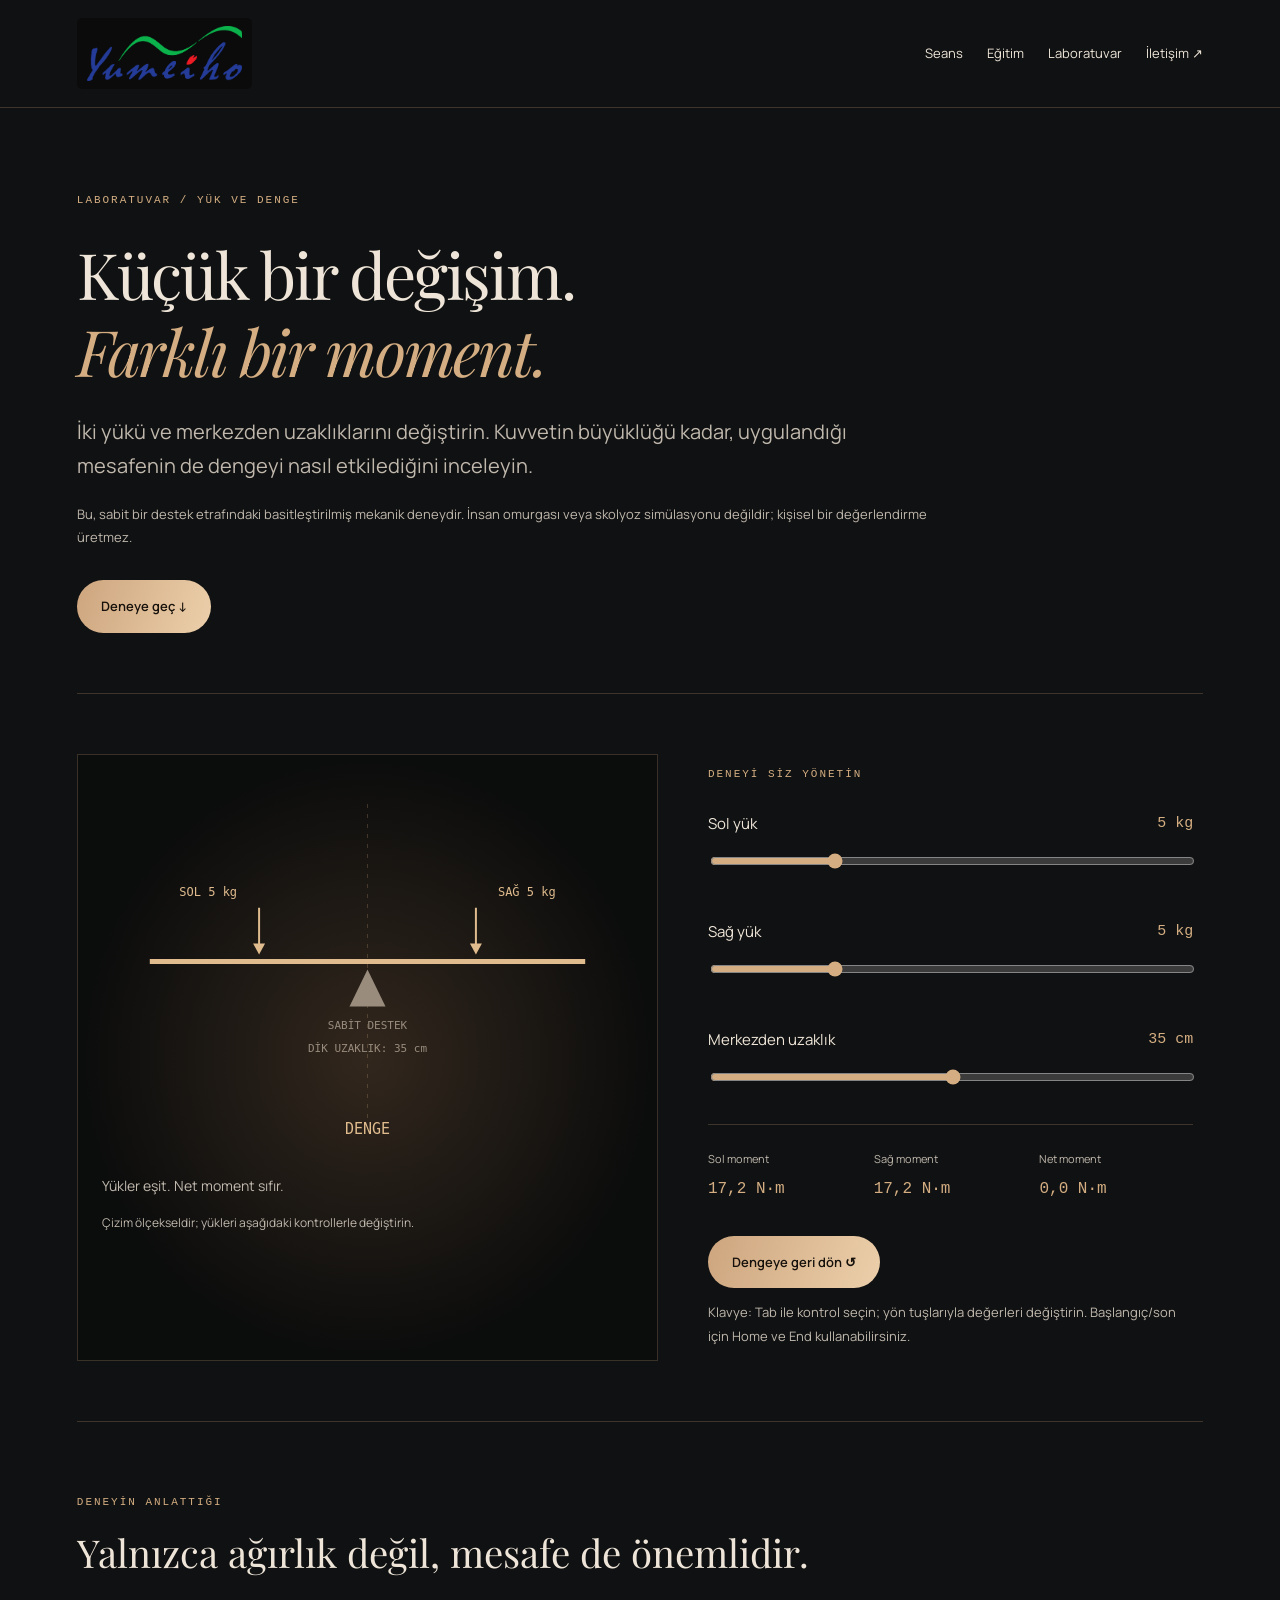
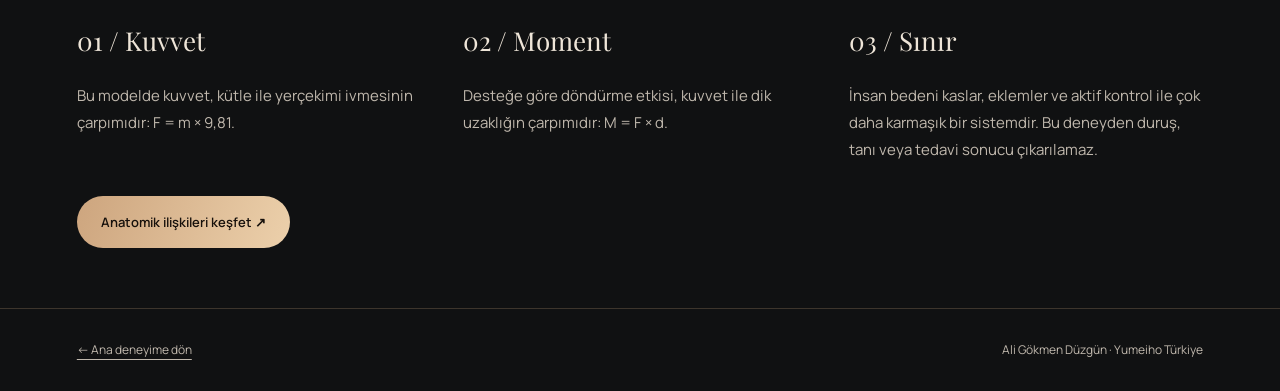
<file: laboratuvar/index.html>
<!doctype html><html lang="tr"><head><meta charset="utf-8"><meta name="viewport" content="width=device-width,initial-scale=1"><meta name="theme-color" content="#101010"><title>Yük ve Denge Laboratuvarı | Yumeiho Türkiye</title><meta name="description" content="Kuvvet, uzaklık ve moment ilişkisini eğitsel bir yük deneyinde keşfedin."><link rel="stylesheet" href="../pages.css?v=10.3"><link href="https://fonts.googleapis.com/css2?family=Manrope:wght@400;500;600;700&family=Playfair+Display:wght@400;500&display=swap" rel="stylesheet"><meta name="robots" content="noindex, nofollow"><link rel="stylesheet" href="../brand.css?v=4"></head><body><a class="skip" href="#content">İçeriğe geç</a><header><a class="brand" href="../" aria-label="Yumeiho ana sayfa"><img class="official-logo" src="../assets/yumeiho-logo.png" width="1655" height="590" alt="Yumeiho" decoding="async"></a><nav aria-label="Sayfa menüsü"><a href="../#session">Seans</a><a href="../egitim/">Eğitim</a><a href="../laboratuvar/">Laboratuvar</a><a href="../#contact">İletişim ↗</a></nav></header><main id="content" tabindex="-1"><div class="page-intro"><p class="eyebrow">LABORATUVAR / YÜK VE DENGE</p><h1>Küçük bir değişim.<br><i>Farklı bir moment.</i></h1><p class="lead">İki yükü ve merkezden uzaklıklarını değiştirin. Kuvvetin büyüklüğü kadar, uygulandığı mesafenin de dengeyi nasıl etkilediğini inceleyin.</p><p class="small">Bu, sabit bir destek etrafındaki basitleştirilmiş mekanik deneydir. İnsan omurgası veya skolyoz simülasyonu değildir; kişisel bir değerlendirme üretmez.</p><a class="button" href="#experiment">Deneye geç ↓</a></div>
<section id="experiment" class="lab-grid" aria-label="Etkileşimli yük ve moment deneyi"><div class="lab-visual"><canvas id="balanceCanvas" role="img" aria-label="Sol ve sağ yüklerin sabit destek üzerindeki kuvvetlerini gösteren çizim" aria-describedby="balanceText"></canvas><p id="balanceText">Yükler eşit. Net moment sıfır.</p><p class="small">Çizim ölçekseldir; yükleri aşağıdaki kontrollerle değiştirin.</p></div><form class="lab-controls" id="balanceForm"><p class="eyebrow">DENEYİ SİZ YÖNETİN</p><label for="leftLoad">Sol yük <output id="leftValue" for="leftLoad">5 kg</output></label><input id="leftLoad" type="range" min="0" max="20" step="1" value="5"><label for="rightLoad">Sağ yük <output id="rightValue" for="rightLoad">5 kg</output></label><input id="rightLoad" type="range" min="0" max="20" step="1" value="5"><label for="leverArm">Merkezden uzaklık <output id="armValue" for="leverArm">35 cm</output></label><input id="leverArm" type="range" min="10" max="60" step="5" value="35"><dl class="readouts"><div><dt>Sol moment</dt><dd id="leftMoment">17,2 N·m</dd></div><div><dt>Sağ moment</dt><dd id="rightMoment">17,2 N·m</dd></div><div><dt>Net moment</dt><dd id="netMoment">0,0 N·m</dd></div></dl><button class="button" type="reset">Dengeye geri dön ↺</button><p class="small">Klavye: Tab ile kontrol seçin; yön tuşlarıyla değerleri değiştirin. Başlangıç/son için Home ve End kullanabilirsiniz.</p></form></section>
<section class="lab-explanation"><p class="eyebrow">DENEYİN ANLATTIĞI</p><h2>Yalnızca ağırlık değil, mesafe de önemlidir.</h2><div class="three-columns"><article><h3>01 / Kuvvet</h3><p>Bu modelde kuvvet, kütle ile yerçekimi ivmesinin çarpımıdır: F = m × 9,81.</p></article><article><h3>02 / Moment</h3><p>Desteğe göre döndürme etkisi, kuvvet ile dik uzaklığın çarpımıdır: M = F × d.</p></article><article><h3>03 / Sınır</h3><p>İnsan bedeni kaslar, eklemler ve aktif kontrol ile çok daha karmaşık bir sistemdir. Bu deneyden duruş, tanı veya tedavi sonucu çıkarılamaz.</p></article></div><a class="button" href="../#anatomy">Anatomik ilişkileri keşfet ↗</a></section></main><footer><a href="../">← Ana deneyime dön</a><span>Ali Gökmen Düzgün · Yumeiho Türkiye</span></footer><script src="../balance-lab.js?v=10.3"></script></body></html>
</file>
<file: gallery.css>
*{box-sizing:border-box}html{color-scheme:dark}body{margin:0;background:#111210;color:#e9e3d7;font:15px Manrope,Arial,sans-serif}a{color:inherit}header{padding:28px 6vw;display:flex;justify-content:space-between;border-bottom:1px solid #39352c}header a{text-decoration:none}.g-intro{padding:75px 6vw 35px;max-width:1000px}.g-label{color:#bc9871;letter-spacing:3px;font:12px monospace}h1{font:clamp(44px,7vw,88px)/1.1 Georgia;margin:24px 0}h1 i{color:#c3a17c;font-weight:400}.g-intro p:last-child{max-width:640px;color:#b8b7af;line-height:1.8}.g-filters{padding:15px 6vw;display:flex;flex-wrap:wrap;gap:10px}.g-filters button{background:transparent;border:1px solid #5c5142;color:#d7cbb9;padding:13px 20px;border-radius:30px;cursor:pointer;font:inherit}.g-filters button[aria-pressed=true]{background:#c0a079;color:#10110f}#g-status{padding:0 6vw;color:#b6b2a9}.g-grid{padding:25px 6vw 80px;display:grid;grid-template-columns:repeat(3,minmax(0,1fr));gap:25px}.g-card{padding:0;border:1px solid #34332b;background:#191b17;color:#dfd8ca;text-align:left;cursor:zoom-in;font:inherit}.g-card[hidden]{display:none}.g-card img{display:block;width:100%;height:350px;object-fit:contain;background:#151612}.g-card span{display:flex;justify-content:space-between;padding:18px;gap:15px}.g-card b{color:#c3a17c}button:focus-visible,a:focus-visible{outline:3px solid #e2bb87;outline-offset:5px}dialog{padding:65px 24px 22px;background:#111210;border:1px solid #8c7353;color:#eee;max-width:96vw;max-height:96vh}dialog::backdrop{background:#000e}dialog img{display:block;max-width:85vw;max-height:68vh;object-fit:contain;margin:auto}dialog .g-close{position:absolute;right:20px;top:15px}dialog button{border:1px solid #947b5c;background:#22221b;color:#eee;padding:11px 18px;cursor:pointer}dialog nav{display:flex;justify-content:space-between;align-items:center;gap:20px;margin-top:18px}#g-caption{text-align:center;color:#c5bba9}footer{padding:28px 6vw;border-top:1px solid #39352c;color:#afa99b}@media(max-width:900px){.g-grid{grid-template-columns:repeat(2,minmax(0,1fr))}.g-card img{height:290px}}@media(max-width:540px){.g-grid{grid-template-columns:1fr;padding-top:15px}.g-intro{padding-top:45px}.g-card img{height:370px}.g-filters button{padding:11px 15px;font-size:13px}dialog{padding:60px 12px 15px}dialog img{max-width:87vw}dialog nav{gap:8px}}
.g-skip{position:fixed;top:8px;left:12px;transform:translateY(-180%);z-index:20;background:#d4ae82;color:#111;padding:12px 20px}.g-skip:focus{transform:none}html:has(dialog[open]){overflow:hidden}.g-card img{height:auto;aspect-ratio:1/1}#g-position{white-space:nowrap}
</file>
<file: brand.css>
.brand:has(.official-logo){display:inline-flex;align-items:center;flex-shrink:0;min-width:0;line-height:1;text-decoration:none}.official-logo{display:block;width:155px;height:auto;max-width:100%;object-fit:contain;background:#0b0b0b;padding:8px 10px;border-radius:5px;box-sizing:content-box;filter:none!important}.topbar .brand{width:auto!important}.topbar .official-logo{width:150px}footer .official-logo{width:130px}header:has(.official-logo){align-items:center}.brand:focus-visible{outline:2px solid #d4ae82;outline-offset:5px}@media(max-width:760px){.topbar .official-logo,.official-logo{width:118px;padding:6px 8px}.topbar{column-gap:14px!important}.topbar .brand{min-width:0!important}header .brand{max-width:170px}}
</file>
<file: pages.css>
:root{color-scheme:dark;--gold:#d4ae82;--ink:#eee5d8;--muted:#c0b8ad;--line:#d4ae823b}*{box-sizing:border-box}body{margin:0;background:#101112;color:var(--ink);font:16px/1.8 Manrope,Arial,sans-serif}a{color:inherit;text-underline-offset:5px}header{min-height:88px;display:flex;justify-content:space-between;align-items:center;padding:18px 6%;border-bottom:1px solid var(--line);gap:30px}.brand{font-family:Georgia,serif;font-size:28px;text-decoration:none;color:var(--gold);white-space:nowrap}.brand span{font-size:20px;letter-spacing:.25em;margin-left:14px}nav{display:flex;gap:24px;flex-wrap:wrap}nav a{font-size:13px;min-height:44px;display:flex;align-items:center;text-decoration:none}main{max-width:1280px;margin:auto;padding:0 6%}section{padding:60px 0;border-top:1px solid var(--line)}.page-intro{padding:72px 0 60px;max-width:1000px}.eyebrow{font:11px/1.8 ui-monospace,Consolas,monospace;letter-spacing:.18em;color:var(--gold)}h1,h2,h3{font-family:'Playfair Display',Georgia,serif;font-weight:400;line-height:1.2}h1{font-size:clamp(38px,5vw,68px);letter-spacing:-.035em;margin:25px 0}h1 i{color:var(--gold)}h2{font-size:clamp(30px,3vw,42px);margin:16px 0 24px}h3{font-size:26px}p{color:var(--muted);max-width:850px}.lead{font-size:20px;line-height:1.7;max-width:800px}.small{font-size:13px;line-height:1.8}.button{display:inline-flex;align-items:center;justify-content:center;background:linear-gradient(110deg,#cda57e,#ecd0ab);color:#17110c;border:0;border-radius:32px;padding:15px 24px;font:600 13px/1.7 Manrope,Arial,sans-serif;text-decoration:none;min-height:48px;cursor:pointer;margin-top:18px}.credential{display:grid;grid-template-columns:150px 1fr;gap:40px;align-items:center}.credential img{width:150px;height:auto;filter:grayscale(1) sepia(.16) contrast(1.1);border-radius:80px 80px 0 0}.source-links{display:flex;gap:20px;flex-wrap:wrap;font-size:13px;color:var(--gold)}.source-links a{min-height:44px;display:flex;align-items:center}.table-wrap{overflow-x:auto;border:1px solid var(--line);margin-top:30px}table{border-collapse:collapse;width:100%;min-width:600px;text-align:left}caption{text-align:left;padding:18px 22px;color:var(--gold);font-size:13px}th,td{padding:22px;vertical-align:top;border-top:1px solid var(--line)}thead th{background:#d4ae820e;font-size:13px}tbody th{color:var(--gold);white-space:nowrap}td{font-size:15px;color:var(--muted)}.checklist ol{list-style:none;padding:0;display:grid;grid-template-columns:1fr 1fr;gap:26px 40px}.checklist li{border-top:1px solid var(--line);padding-top:22px}.checklist strong{font-size:18px}.checklist li p{font-size:15px}.lab-grid{display:grid;grid-template-columns:1.15fr 1fr;gap:40px}.lab-visual{background:radial-gradient(ellipse at center,#32271d,#0b0c0c 70%);padding:24px;border:1px solid var(--line);min-width:0}.lab-visual canvas{width:100%;height:380px;display:block}.lab-visual>p{font-size:14px;line-height:1.8}.lab-visual .small{font-size:12px}.lab-controls{padding:0 10px;min-width:0}.lab-controls label{display:flex;justify-content:space-between;align-items:center;gap:16px;font-size:15px;margin-top:26px}.lab-controls output{font-family:ui-monospace,Consolas,monospace;color:var(--gold);white-space:nowrap}.lab-controls input[type=range]{width:100%;accent-color:var(--gold);min-height:44px;cursor:pointer}.readouts{display:grid;grid-template-columns:repeat(3,minmax(0,1fr));gap:12px;border-top:1px solid var(--line);padding-top:24px}.readouts dt{font-size:11px;color:var(--muted)}.readouts dd{margin:8px 0 0;font:16px/1.6 ui-monospace,Consolas,monospace;color:var(--gold)}.three-columns{display:grid;grid-template-columns:repeat(3,minmax(0,1fr));gap:32px}.three-columns p{font-size:15px}footer{padding:30px 6%;border-top:1px solid var(--line);display:flex;justify-content:space-between;gap:20px;font-size:12px;color:var(--muted)}:focus-visible{outline:2px solid #edce9e;outline-offset:5px}.skip{position:fixed;top:8px;left:12px;transform:translateY(-150%);z-index:10;background:var(--gold);color:#111;padding:12px 20px}.skip:focus{transform:none}
@media(max-width:800px){header{align-items:flex-start;flex-direction:column;gap:8px;padding:18px 7%}nav{gap:18px}.page-intro{padding-top:44px}.lab-grid,.three-columns,.checklist ol{grid-template-columns:1fr;gap:24px}.credential{grid-template-columns:100px 1fr;gap:22px}.credential img{width:100px}section{padding:42px 0}.credential h2{font-size:28px}.credential p{font-size:14px}.lab-visual{padding:18px}.lab-visual canvas{height:300px}.lab-controls{padding:0}.lead{font-size:18px}.readouts{gap:6px}.readouts dd{font-size:14px}footer{flex-direction:column}.table-wrap{margin-right:0}main{padding:0 7%}}
@media(prefers-reduced-motion:reduce){*{scroll-behavior:auto!important;animation:none!important;transition:none!important}}
</file>
<file: gallery-home.css>
.archive-teaser{padding:90px max(6vw,24px);border-top:1px solid #39352c}.archive-teaser>p{max-width:600px;color:#b5b0a6}.archive-preview{display:grid;grid-template-columns:repeat(3,minmax(0,1fr));gap:24px;margin:35px 0}.archive-preview a{display:block;color:inherit;text-decoration:none;background:#191a16;border:1px solid #38362d}.archive-preview img{width:100%;height:310px;object-fit:contain;display:block}.archive-preview span{display:block;padding:18px;color:#c4a47e}.archive-teaser a:focus-visible{outline:3px solid #dab581;outline-offset:5px}@media(max-width:700px){.archive-preview{grid-template-columns:1fr}.archive-preview img{height:300px}}.training-announcements{padding:60px max(6vw,24px);border-top:1px solid #494236}.training-announcements>div{display:grid;grid-template-columns:repeat(auto-fit,minmax(min(100%,280px),1fr));gap:24px;margin-top:30px}.announcement{border:1px solid #494236;padding:28px}.announcement h3{font:30px Georgia}.announcement p{line-height:1.8;color:#b7b2a7}.announcement .button{margin-top:20px;white-space:normal}

/* Education archive: existing photography, warm type and restrained copper rules. */
.academy-archive-link{margin-top:32px}.education-archive{scroll-margin-top:28px}.education-archive-head{display:grid;grid-template-columns:1.2fr 1fr;align-items:end;gap:40px;margin-bottom:34px}.education-archive-head h2{font-size:clamp(34px,4.5vw,54px);margin-bottom:0}.education-archive-head h2 i{color:var(--gold,#d4ae82)}.education-archive-head>p{font-size:16px;margin-bottom:5px}.education-photos{display:grid;grid-template-columns:repeat(3,minmax(0,1fr));gap:22px}.education-photo{display:block;min-width:0;text-decoration:none;border:1px solid var(--line,#d4ae823b);background:#161715}.education-photo img{width:100%;height:270px;display:block;object-fit:contain;background:#0c0d0c}.education-photo span{display:block;padding:16px 18px;color:var(--gold,#d4ae82);font-size:14px;line-height:1.6}.education-photo:hover{border-color:var(--gold,#d4ae82)}.education-archive-foot{display:flex;align-items:center;justify-content:space-between;gap:20px;margin-top:26px}.education-archive-foot>span{font-size:14px;color:var(--muted,#c0b8ad)}.education-archive-foot .button{margin-top:0}@media(max-width:800px){.education-archive-head{grid-template-columns:1fr;gap:20px}.education-photos{grid-template-columns:repeat(2,minmax(0,1fr));gap:16px}.education-photo img{height:250px}}@media(max-width:480px){.education-photos{grid-template-columns:1fr}.education-photo img{height:300px}.education-archive-foot{align-items:flex-start;flex-direction:column}.education-archive-head h2{font-size:35px}}
</file>
<file: cinematic.css>
/* Progressive cinematic photography: static, readable content is the baseline. */
.film-story{--film-gold:#d4ae82;--film-line:#d4ae823b;margin:48px 0 36px;position:relative}.film-stage{display:none}.film-chapters{display:grid;grid-template-columns:repeat(3,minmax(0,1fr));gap:24px}.film-chapter{min-width:0;border-top:1px solid var(--film-line);padding:22px 0 30px;scroll-margin-top:120px}.film-inline{display:block;width:100%;height:300px;object-fit:contain;background:#0b0d0b;border:1px solid var(--film-line);margin-bottom:28px}.film-index{font:13px/1.5 ui-monospace,Consolas,monospace!important;letter-spacing:.14em;color:var(--film-gold)!important;margin:0 0 20px!important}.film-chapter h3{font-family:'Playfair Display',Georgia,serif;font-size:clamp(30px,3.1vw,46px);line-height:1.14;letter-spacing:-.03em;font-weight:400;margin:0 0 24px}.film-chapter>p:not(.film-index){font-size:16px;line-height:1.9;color:#c0b8ad;max-width:440px;margin:0 0 24px}.film-link{display:inline-block;align-self:flex-start;text-decoration:none;color:#e6c5a1;border-bottom:1px solid var(--film-gold);padding:8px 0;font-size:14px;line-height:1.7}.film-story a:focus-visible,.film-preference input:focus-visible{outline:2px solid #f0cfac;outline-offset:6px}.film-preference{border-top:1px solid #d4ae823b;padding:24px 0;font-size:14px;color:#c0b8ad}.film-preference label{display:inline-flex;gap:12px;align-items:center;min-height:44px;cursor:pointer}.film-preference input{accent-color:#d4ae82;width:18px;height:18px}.film-frames{height:min(65svh,650px);min-height:340px;position:relative;background:#0c0e0c;border:1px solid var(--film-line);overflow:hidden}.film-frames>img,.film-frames>canvas{position:absolute;inset:0;width:100%;height:100%;display:block;object-fit:contain}.film-frames>img{opacity:0}.film-frames>img:first-child{opacity:1}.film-frames>canvas{opacity:0;pointer-events:none}.film-story.is-webgl .film-frames>canvas{opacity:1}.film-stage-foot{display:flex;justify-content:space-between;gap:20px;font:12px/1.8 ui-monospace,Consolas,monospace;letter-spacing:.12em;padding:18px 0;color:#d4ae82}.film-track{height:1px;background:#d4ae823b}.film-track span{height:1px;display:block;background:#ebc59a;transform-origin:left;transform:scaleX(0)}
@media(min-width:901px){.film-story.story-enhanced{display:grid;grid-template-columns:1.2fr .8fr;align-items:start;gap:5vw}.story-enhanced .film-stage{display:block;position:sticky;top:115px}.story-enhanced .film-chapters{display:block}.story-enhanced .film-chapter{display:flex;flex-direction:column;justify-content:center;min-height:72svh;padding:50px 0 50px 25px;border-top:0;border-left:1px solid var(--film-line)}.story-enhanced .film-inline{display:none}.story-enhanced .film-chapter h3{color:#b8b0a4;transition:color .3s ease}.story-enhanced .film-chapter.is-current h3{color:#f2e7d8}.story-enhanced .film-chapter.is-current{border-left-color:#e6bd8c}}
@media(max-width:900px){.film-chapters{grid-template-columns:1fr;gap:38px}.film-chapter{display:grid;grid-template-columns:1fr 1fr;column-gap:28px;padding-top:28px}.film-inline{grid-column:1;grid-row:1/5;height:340px;margin:0}.film-index,.film-chapter h3,.film-chapter>p:not(.film-index),.film-link{grid-column:2}.film-chapter h3{font-size:36px}.film-chapter .film-index{margin:12px 0 18px!important}.film-link{justify-self:start}.film-story{margin-top:32px}}
@media(max-width:600px){.film-chapter{display:block}.film-inline{height:320px;margin-bottom:28px}.film-chapter h3{font-size:38px}.film-chapter>p:not(.film-index){font-size:16px}.film-story{margin-bottom:20px}.film-chapters{gap:24px}}
@media(prefers-reduced-motion:reduce){.film-chapter h3{transition:none!important}}
@supports(animation-timeline:view()){@media(prefers-reduced-motion:no-preference){html:not([data-motion=reduced]) .education-photo{animation:photo-entry linear both;animation-timeline:view();animation-range:entry 0% entry 85%}@keyframes photo-entry{from{transform:translateY(24px);clip-path:inset(7% 0 0)}to{transform:translateY(0);clip-path:inset(0)}}}}
</file>
